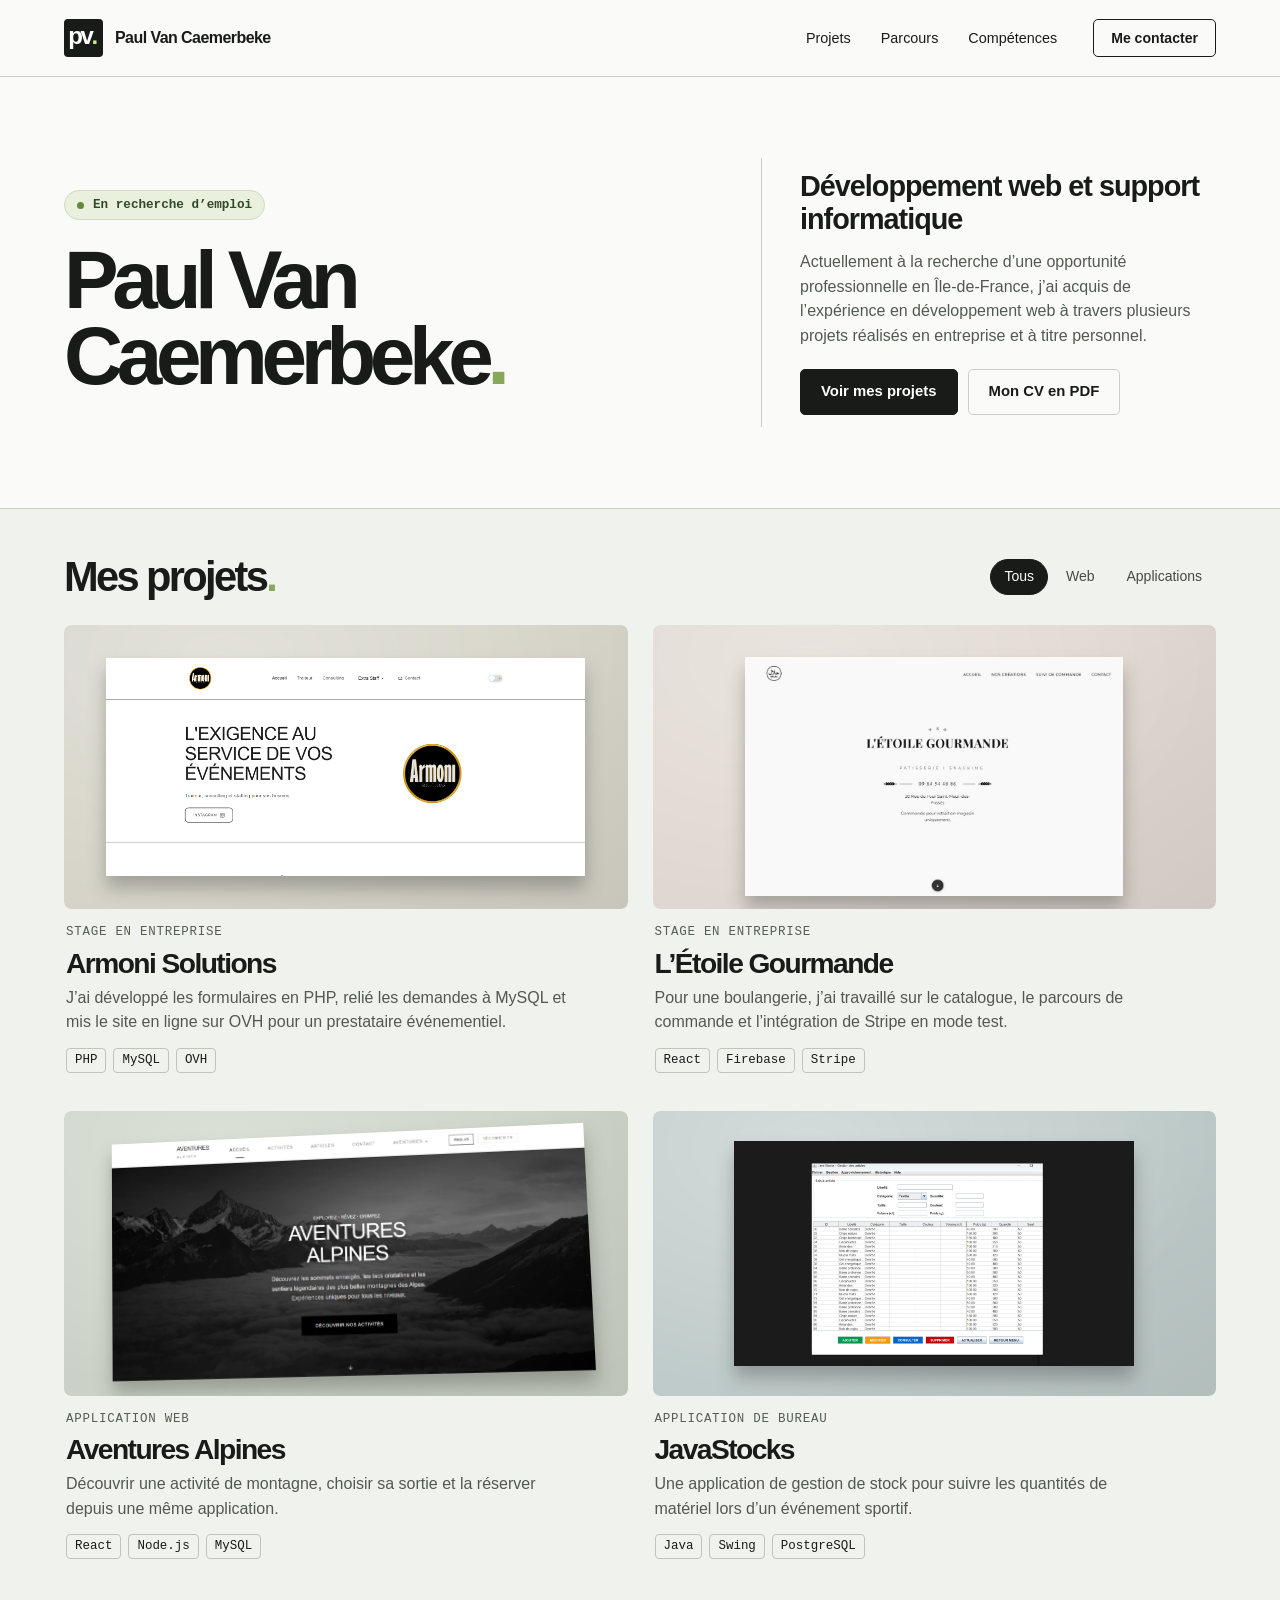
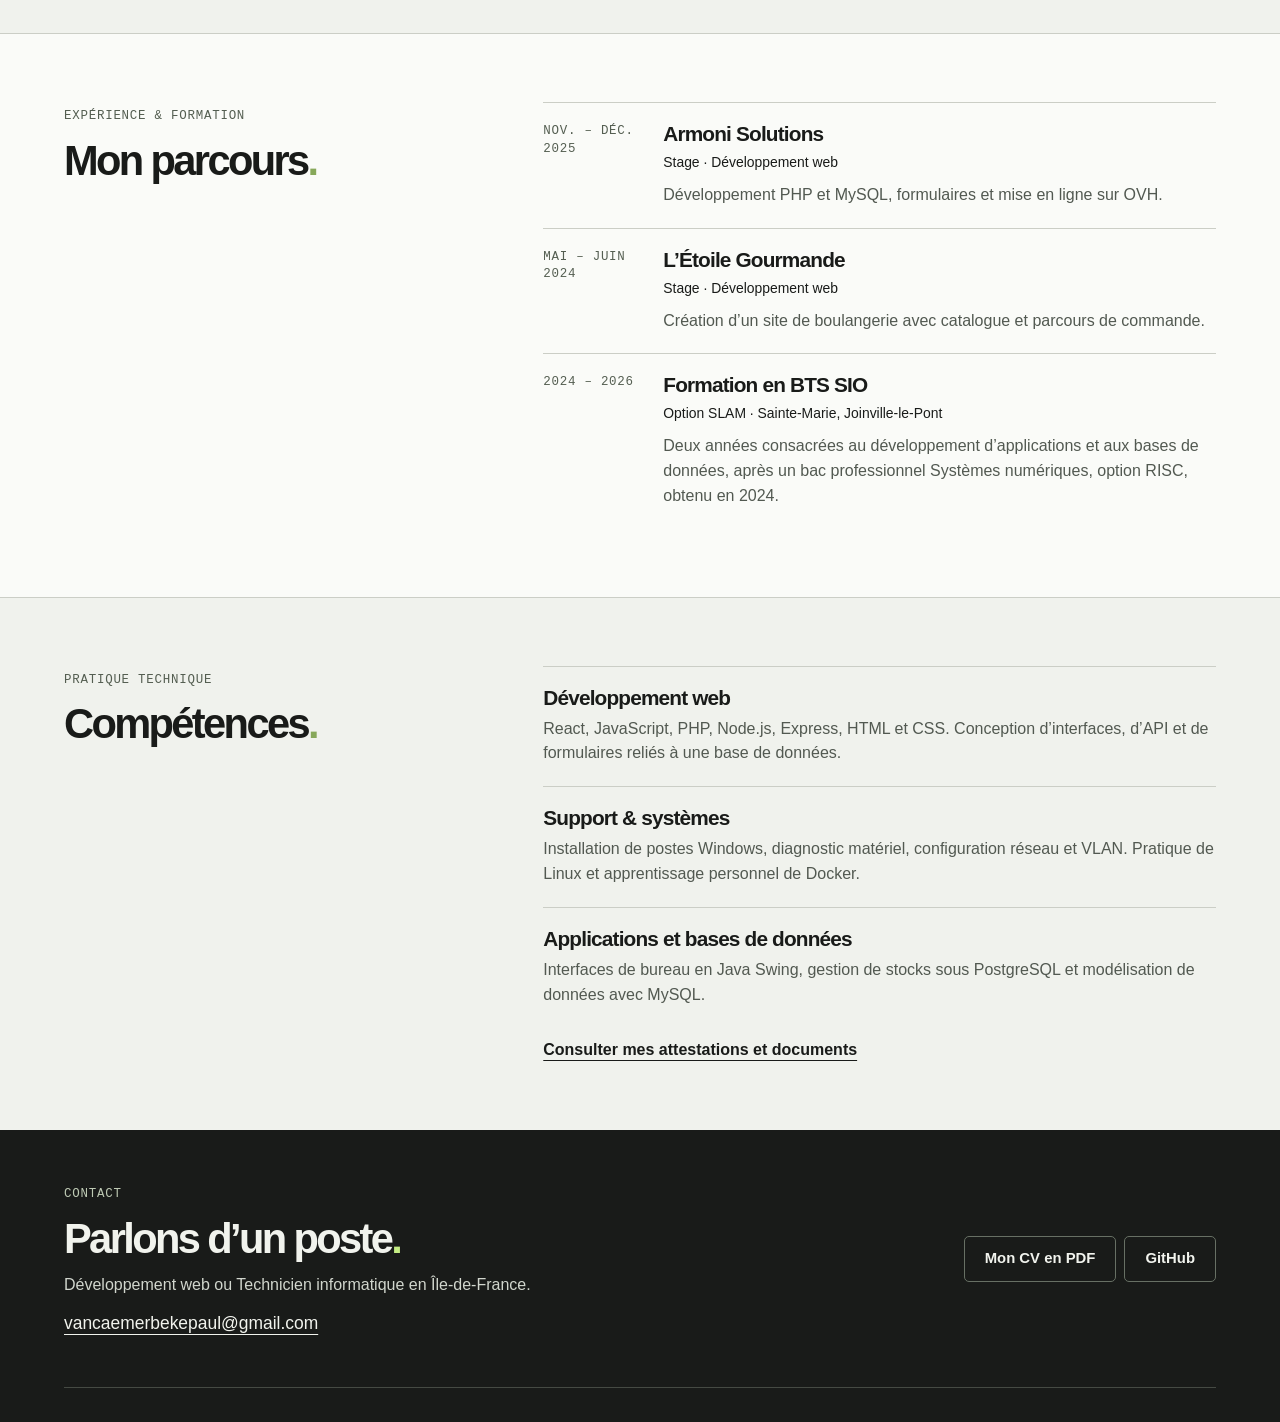
<file: index.html>
<!DOCTYPE html>
<html lang="fr">
<head>
    <meta charset="UTF-8">
    <meta name="viewport" content="width=device-width, initial-scale=1">
    <meta name="theme-color" content="#f9faf7">
    <title>Paul Van Caemerbeke | Développement web et support informatique</title>
    <meta name="description" content="Basé à Sucy-en-Brie, je recherche un poste en développement web ou en support informatique. Découvrez mes projets, mes stages et mon CV.">
    <link rel="icon" href="assets/icon.png">
    <link rel="stylesheet" href="assets/site.css?v=clair5">
    <script src="assets/site.js" defer></script>
</head>
<body>

    <!-- NAVIGATION -->
    <a class="skip" href="#main">Aller au contenu</a>
    <header>
        <div class="shell nav">
            <a href="#top" class="brand" aria-label="Paul Van Caemerbeke, accueil">
                <span class="mark">pv<span>.</span></span>
                <span>Paul Van Caemerbeke</span>
            </a>
            <nav aria-label="Navigation principale">
                <a href="#projects">Projets</a>
                <a href="#parcours">Parcours</a>
                <a href="#competences">Compétences</a>
            </nav>
            <a class="contactbtn" href="#contact">Me contacter</a>
        </div>
    </header>

    <main id="main">

        <!-- PRÉSENTATION -->
        <section id="top" class="hero hero-profile shell">
            <div class="intro">
                <div class="availability"><i></i>En recherche d’emploi</div>
                <h1>Paul Van<br>Caemerbeke<span class="period">.</span></h1>
            </div>
            <div class="hero-summary">
                <p class="role">Développement web et support informatique</p>
                <p class="bio">Actuellement à la recherche d’une opportunité professionnelle en Île-de-France, j’ai acquis de l’expérience en développement web à travers plusieurs projets réalisés en entreprise et à titre personnel.</p>
                <div class="actions">
                    <a class="btn primary" href="#projects">Voir mes projets</a>
                    <a class="btn" href="pdf/CV_PAUL_VAN_CAEMERBEKE_2026.pdf">Mon CV en PDF</a>
                </div>
            </div>
        </section>

        <!-- MES PROJETS -->
        <section class="works" id="projects">
            <div class="shell">
                <div class="works-head">
                    <h2>Mes projets<span>.</span></h2>
                    <div class="filters" aria-label="Filtrer les projets" hidden>
                        <button type="button" data-filter="Tous" aria-pressed="true">Tous</button>
                        <button type="button" data-filter="Web" aria-pressed="false">Web</button>
                        <button type="button" data-filter="Applications" aria-pressed="false">Applications</button>
                    </div>
                </div>
                <p class="sr" id="count" aria-live="polite"></p>

                <div class="grid">

                    <!-- Armoni Solutions -->
                    <article class="card" data-cat="Web">
                        <a class="cover" href="pages/Armoni_Solutions.html" aria-label="Voir le projet Armoni Solutions">
                            <div class="media screen style-armoni">
                                <img loading="lazy" src="assets/armoni-vitrine.webp" alt="Accueil du site événementiel Armoni Solutions">
                            </div>
                        </a>
                        <div class="cardbody">
                            <div class="cardtype">Stage en entreprise</div>
                            <h3><a href="pages/Armoni_Solutions.html">Armoni Solutions</a></h3>
                            <p>J’ai développé les formulaires en PHP, relié les demandes à MySQL et mis le site en ligne sur OVH pour un prestataire événementiel.</p>
                            <div class="tags">
                                <span>PHP</span>
                                <span>MySQL</span>
                                <span>OVH</span>
                            </div>
                        </div>
                    </article>

                    <!-- L'Étoile Gourmande -->
                    <article class="card" data-cat="Web">
                        <a class="cover" href="pages/Etoile_Gourmande.html" aria-label="Voir le projet L’Étoile Gourmande">
                            <div class="media screen style-etoile">
                                <img loading="lazy" src="assets/etoile-vitrine.webp" alt="Accueil du site de L’Étoile Gourmande">
                            </div>
                        </a>
                        <div class="cardbody">
                            <div class="cardtype">Stage en entreprise</div>
                            <h3><a href="pages/Etoile_Gourmande.html">L’Étoile Gourmande</a></h3>
                            <p>Pour une boulangerie, j’ai travaillé sur le catalogue, le parcours de commande et l’intégration de Stripe en mode test.</p>
                            <div class="tags">
                                <span>React</span>
                                <span>Firebase</span>
                                <span>Stripe</span>
                            </div>
                        </div>
                    </article>

                    <!-- Aventures Alpines -->
                    <article class="card" data-cat="Web">
                        <a class="cover" href="pages/Aventures_Alpines.html" aria-label="Voir le projet Aventures Alpines">
                            <div class="media screen style-alpines">
                                <img loading="lazy" src="assets/alpines.webp" alt="Accueil de la plateforme de réservation">
                            </div>
                        </a>
                        <div class="cardbody">
                            <div class="cardtype">Application web</div>
                            <h3><a href="pages/Aventures_Alpines.html">Aventures Alpines</a></h3>
                            <p>Découvrir une activité de montagne, choisir sa sortie et la réserver depuis une même application.</p>
                            <div class="tags">
                                <span>React</span>
                                <span>Node.js</span>
                                <span>MySQL</span>
                            </div>
                        </div>
                    </article>

                    <!-- JavaStocks -->
                    <article class="card" data-cat="Applications">
                        <a class="cover" href="pages/JavaStocks.html" aria-label="Voir le projet JavaStocks">
                            <div class="media screen style-stock">
                                <img loading="lazy" src="assets/stock.webp" alt="Tableau des références et quantités dans JavaStocks">
                            </div>
                        </a>
                        <div class="cardbody">
                            <div class="cardtype">Application de bureau</div>
                            <h3><a href="pages/JavaStocks.html">JavaStocks</a></h3>
                            <p>Une application de gestion de stock pour suivre les quantités de matériel lors d’un événement sportif.</p>
                            <div class="tags">
                                <span>Java</span>
                                <span>Swing</span>
                                <span>PostgreSQL</span>
                            </div>
                        </div>
                    </article>
                </div>
            </div>
        </section>

        <!-- MON PARCOURS -->
        <section id="parcours" class="shell split">
            <div>
                <span class="over">Expérience &amp; formation</span>
                <h2>Mon parcours<span>.</span></h2>
            </div>
            <div class="rows">
                <article>
                    <span class="year">Nov. – déc. 2025</span>
                    <div>
                        <h3>Armoni Solutions</h3>
                        <b>Stage · Développement web</b>
                        <p>Développement PHP et MySQL, formulaires et mise en ligne sur OVH.</p>
                    </div>
                </article>
                <article>
                    <span class="year">Mai – juin 2024</span>
                    <div>
                        <h3>L’Étoile Gourmande</h3>
                        <b>Stage · Développement web</b>
                        <p>Création d’un site de boulangerie avec catalogue et parcours de commande.</p>
                    </div>
                </article>
                <article>
                    <span class="year">2024 – 2026</span>
                    <div>
                        <h3>Formation en BTS SIO</h3>
                        <b>Option SLAM · Sainte-Marie, Joinville-le-Pont</b>
                        <p>Deux années consacrées au développement d’applications et aux bases de données, après un bac professionnel Systèmes numériques, option RISC, obtenu en 2024.</p>
                    </div>
                </article>
            </div>
        </section>

        <!-- COMPÉTENCES -->
        <section id="competences" class="skills">
            <div class="shell split">
                <div>
                    <span class="over">Pratique technique</span>
                    <h2>Compétences<span>.</span></h2>
                </div>
                <div>
                    <div class="skillrow">
                        <h3>Développement web</h3>
                        <p>React, JavaScript, PHP, Node.js, Express, HTML et CSS. Conception d’interfaces, d’API et de formulaires reliés à une base de données.</p>
                    </div>
                    <div class="skillrow">
                        <h3>Support &amp; systèmes</h3>
                        <p>Installation de postes Windows, diagnostic matériel, configuration réseau et VLAN. Pratique de Linux et apprentissage personnel de Docker.</p>
                    </div>
                    <div class="skillrow">
                        <h3>Applications et bases de données</h3>
                        <p>Interfaces de bureau en Java Swing, gestion de stocks sous PostgreSQL et modélisation de données avec MySQL.</p>
                    </div>
                    <a class="underline" href="pages/document.html">Consulter mes attestations et documents</a>
                </div>
            </div>
        </section>

    </main>

    <!-- CONTACT / FOOTER -->
    <footer id="contact">
        <div class="shell foot">
            <div>
                <span class="over">Contact</span>
                <h2>Parlons d’un poste<span>.</span></h2>
                <p>Développement web ou Technicien  informatique en Île-de-France.</p>
                <a class="email" href="mailto:vancaemerbekepaul@gmail.com">vancaemerbekepaul@gmail.com</a>
            </div>
            <div class="footlinks">
                <a class="btn on-dark" href="pdf/CV_PAUL_VAN_CAEMERBEKE_2026.pdf">Mon CV en PDF</a>
                <a class="btn on-dark" href="https://github.com/Paulhd334">GitHub</a>
            </div>
        </div>
        <div class="shell credit"></div>
    </footer>

</body>
</html>
</file>
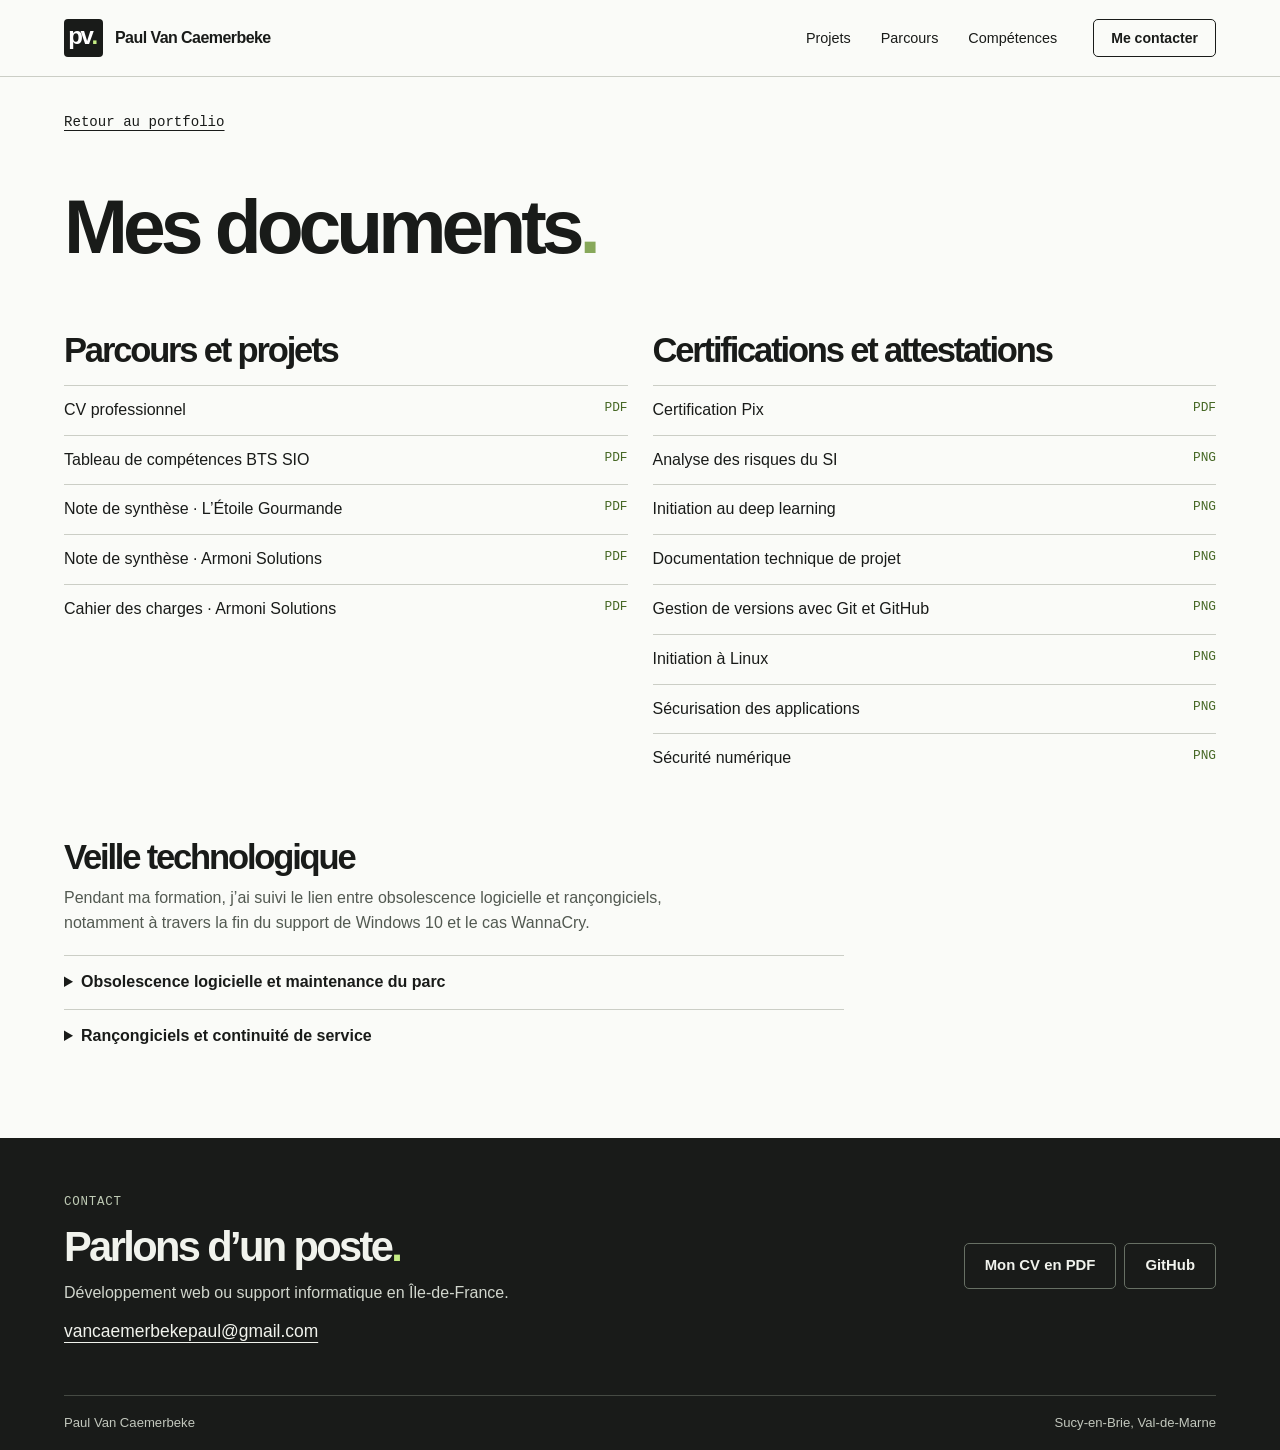
<file: documents/document.html>
<!doctype html>
<html lang="fr">
<head>
<meta charset="utf-8">
<meta name="viewport" content="width=device-width,initial-scale=1">
<meta name="theme-color" content="#f9faf7">
<title>Documents et attestations | Paul Van Caemerbeke</title>
<meta name="description" content="CV, documents de projet et attestations de formation.">
<link rel="icon" href="../assets/icon.png">
<link rel="stylesheet" href="../assets/site.css?v=clair5">
<script src="../assets/site.js" defer></script>
</head>
<body>
<a class="skip" href="#main">Aller au contenu</a><header><div class="shell nav">
<a href="../index.html#top" class="brand" aria-label="Paul Van Caemerbeke, accueil"><span class="mark">pv<span>.</span></span><span>Paul Van Caemerbeke</span></a><nav aria-label="Navigation principale"><a href="../index.html#projects">Projets</a><a href="../index.html#parcours">Parcours</a><a href="../index.html#competences">Compétences</a></nav><a class="contactbtn" href="../index.html#contact">Me contacter</a>
</div></header><main class="shell case" id="main"><a class="back" href="../index.html#competences">Retour au portfolio</a><div class="casehead"><h1>Mes documents<span>.</span>
</h1></div>
<div class="docgrid">
<section><h2>Parcours et projets</h2>
<ul class="doclist">
<li><a href="../pdf/CV_PAUL_VAN_CAEMERBEKE_2026.pdf">CV professionnel<span>PDF</span></a></li>
<li><a href="../pdf/Tableau_de_synthese_Paul_BTS_SIO.pdf">Tableau de compétences BTS SIO<span>PDF</span></a></li>
<li><a href="../pdf/Note_De_Synth%C3%A9se_Etoile_Gourmande.pdf">Note de synthèse · L’Étoile Gourmande<span>PDF</span></a></li>
<li><a href="../pdf/Note_De_Synth%C3%A9se_Armoni-solution.pdf">Note de synthèse · Armoni Solutions<span>PDF</span></a></li>
<li><a href="../pdf/Cahier_des_charges_Armoni_Solutions.pdf">Cahier des charges · Armoni Solutions<span>PDF</span></a></li>
</ul></section><section><h2>Certifications et attestations</h2>
<ul class="doclist">
<li><a href="../pdf/certification-pix.pdf">Certification Pix<span>PDF</span></a></li>
<li><a href="../pdf/Certifications/Analysez_et_gerez_des_risques_SI.png">Analyse des risques du SI<span>PNG</span></a></li>
<li><a href="../pdf/Certifications/Deep_Learning.png">Initiation au deep learning<span>PNG</span></a></li>
<li><a href="../pdf/Certifications/Ecrivez_la_documentation_technique_de_votre_projet.png">Documentation technique de projet<span>PNG</span></a></li>
<li><a href="../pdf/Certifications/GitHub.png">Gestion de versions avec Git et GitHub<span>PNG</span></a></li>
<li><a href="../pdf/Certifications/initiez_linux.png">Initiation à Linux<span>PNG</span></a></li>
<li><a href="../pdf/Certifications/securise_application.png">Sécurisation des applications<span>PNG</span></a></li>
<li><a href="../pdf/Certifications/s%C3%A9curit%C3%A9_num%C3%A9rique.png">Sécurité numérique<span>PNG</span></a></li>
</ul></section>
</div>
<section class="watch"><h2>Veille technologique</h2>
<p>Pendant ma formation, j’ai suivi le lien entre obsolescence logicielle et rançongiciels, notamment à travers la fin du support de Windows 10 et le cas WannaCry.</p>
<details><summary>Obsolescence logicielle et maintenance du parc</summary><p>J’ai étudié les conséquences de la fin du support d’un logiciel sur les postes qui en dépendent. Pour préparer une migration, j’ai distingué les postes concernés, les applications à tester et les contraintes de compatibilité.</p>
<p>Le passage de Windows 10 à Windows 11 m’a servi de cas concret pour relier le suivi des versions au travail du support informatique.</p></details><details><summary>Rançongiciels et continuité de service</summary><p>À partir du cas WannaCry, j’ai étudié ce qu’une indisponibilité des postes et des fichiers implique pour les utilisateurs. Ma veille abordait aussi la double extorsion et la différence entre restaurer des fichiers et gérer une fuite de données.</p>
<figure><img src="../assets/wannacry.webp" alt="Illustration du rançongiciel WannaCry issue du dossier de veille" loading="lazy"></figure></details></section></main><footer id="contact"><div class="shell foot">
<div>
<span class="over">Contact</span><h2>Parlons d’un poste<span>.</span>
</h2>
<p>Développement web ou support informatique en Île-de-France.</p>
<a class="email" href="mailto:vancaemerbekepaul@gmail.com">vancaemerbekepaul@gmail.com</a>
</div>
<div class="footlinks">
<a class="btn on-dark" href="../pdf/CV_PAUL_VAN_CAEMERBEKE_2026.pdf">Mon CV en PDF</a><a class="btn on-dark" href="https://github.com/Paulhd334">GitHub</a>
</div>
</div>
<div class="shell credit">
<span>Paul Van Caemerbeke</span><span>Sucy-en-Brie, Val-de-Marne</span>
</div></footer>
</body>
</html>
</file>
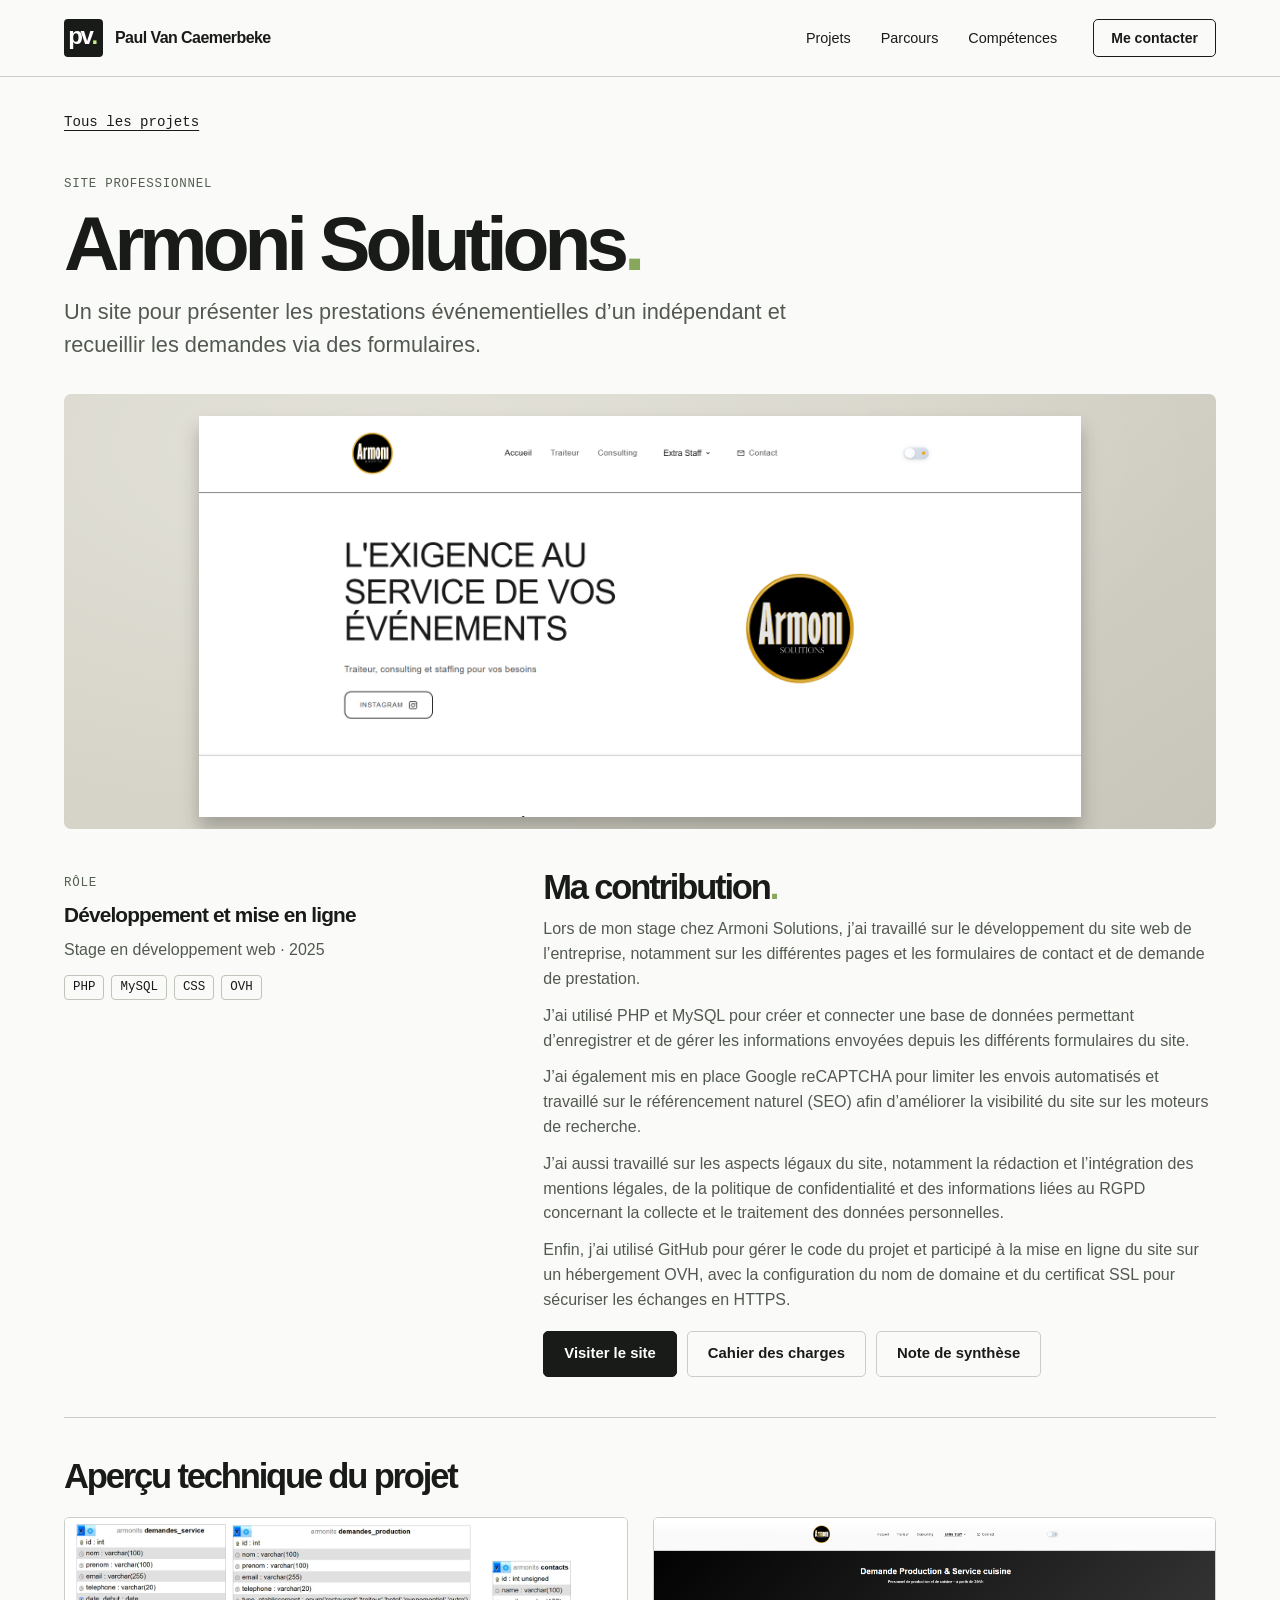
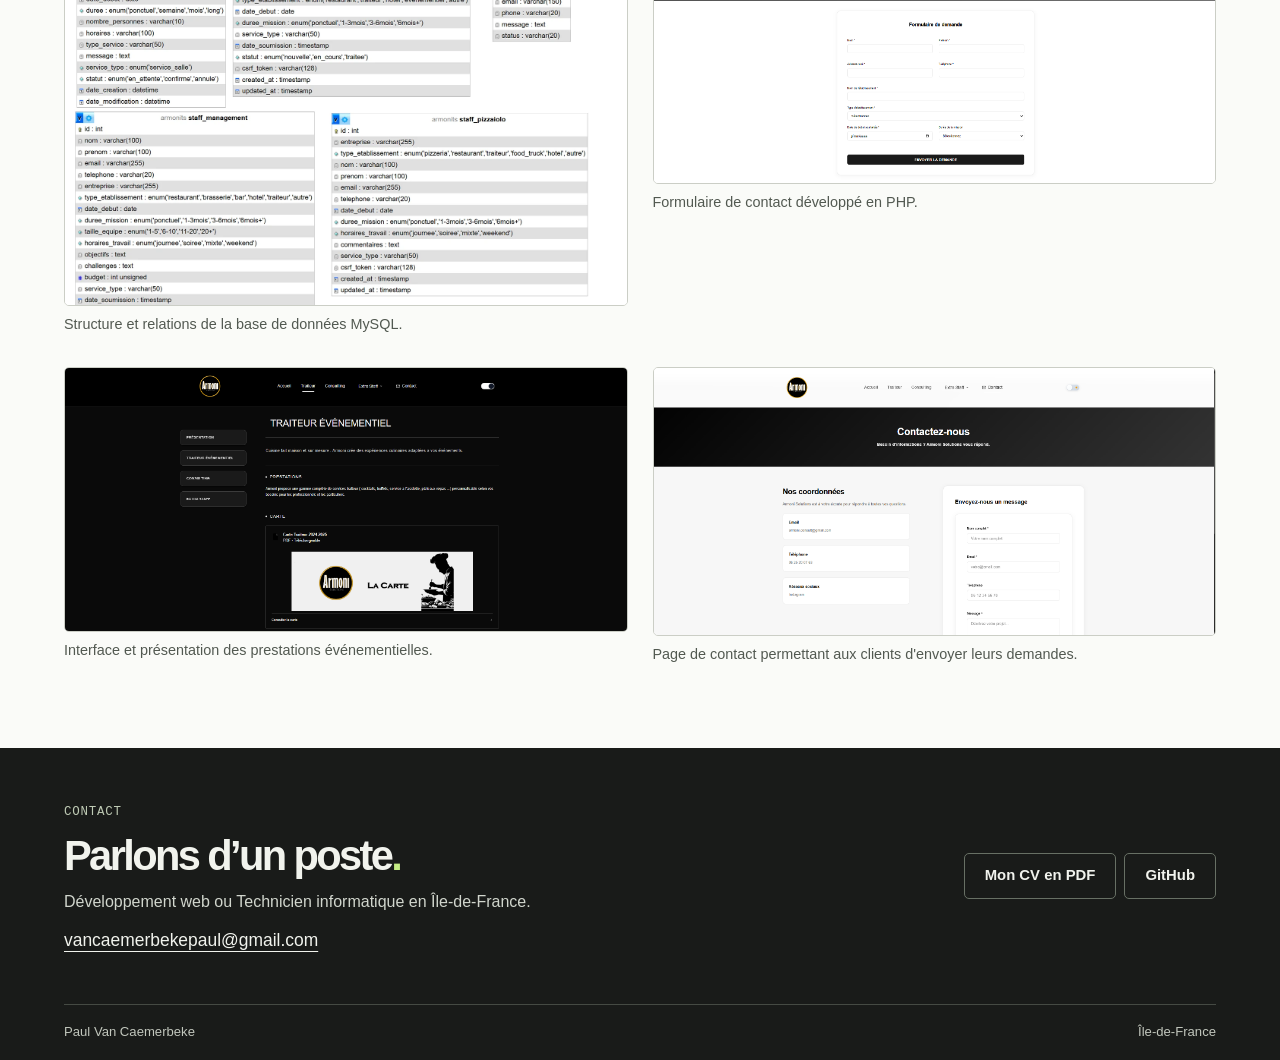
<file: pages/Armoni_Solutions.html>
<!DOCTYPE html>
<html lang="fr">
<head>
    <meta charset="UTF-8">
    <meta name="viewport" content="width=device-width, initial-scale=1">
    <meta name="theme-color" content="#f9faf7">
    <title>Armoni Solutions | Paul Van Caemerbeke</title>
    <meta name="description" content="Un site pour présenter les prestations événementielles d’un indépendant et recueillir les demandes via des formulaires.">
    <link rel="icon" href="../assets/icon.png">
    <link rel="stylesheet" href="../assets/site.css?v=clair5">
    <script src="../assets/site.js" defer></script>
</head>
<body>

    <!-- NAVIGATION -->
    <a class="skip" href="#main">Aller au contenu</a>
    <header>
        <div class="shell nav">
            <a href="../index.html#top" class="brand" aria-label="Paul Van Caemerbeke, accueil">
                <span class="mark">pv<span>.</span></span>
                <span>Paul Van Caemerbeke</span>
            </a>
            <nav aria-label="Navigation principale">
                <a href="../index.html#projects">Projets</a>
                <a href="../index.html#parcours">Parcours</a>
                <a href="../index.html#competences">Compétences</a>
            </nav>
            <a class="contactbtn" href="../index.html#contact">Me contacter</a>
        </div>
    </header>

    <!-- CONTENU PRINCIPAL -->
    <main class="shell case" id="main">
        <a class="back" href="../index.html#projects">Tous les projets</a>

        <!-- PRÉSENTATION DU PROJET -->
        <div class="casehead">
            <div class="over">Site professionnel</div>
            <h1>Armoni Solutions<span>.</span></h1>
            <p>Un site pour présenter les prestations événementielles d’un indépendant et recueillir les demandes via des formulaires.</p>
        </div>

        <!-- IMAGE PRINCIPALE -->
        <div class="media screen style-armoni">
            <img loading="lazy" src="../assets/armoni.webp" alt="Accueil du site événementiel Armoni Solutions">
        </div>

        <!-- DESCRIPTION ET CONTRIBUTION -->
        <div class="casecontent">
            <div>
                <span class="over">Rôle</span>
                <h3>Développement et mise en ligne</h3>
                <p>Stage en développement web · 2025</p>
                <div class="tags">
                    <span>PHP</span>
                    <span>MySQL</span>
                    <span>CSS</span>
                    <span>OVH</span>
                </div>
            </div>
            <div>


<h2>Ma contribution<span>.</span></h2>

<p>Lors de mon stage chez Armoni Solutions, j’ai travaillé sur le développement du site web de l’entreprise, notamment sur les différentes pages et les formulaires de contact et de demande de prestation.</p>

<p>J’ai utilisé PHP et MySQL pour créer et connecter une base de données permettant d’enregistrer et de gérer les informations envoyées depuis les différents formulaires du site.</p>

<p>J’ai également mis en place Google reCAPTCHA pour limiter les envois automatisés et travaillé sur le référencement naturel (SEO) afin d’améliorer la visibilité du site sur les moteurs de recherche.</p>

<p>J’ai aussi travaillé sur les aspects légaux du site, notamment la rédaction et l’intégration des mentions légales, de la politique de confidentialité et des informations liées au RGPD concernant la collecte et le traitement des données personnelles.</p>

<p>Enfin, j’ai utilisé GitHub pour gérer le code du projet et participé à la mise en ligne du site sur un hébergement OVH, avec la configuration du nom de domaine et du certificat SSL pour sécuriser les échanges en HTTPS.</p>


                <div class="actions">
                    <a class="btn primary" href="https://www.armoni-solutions.fr/">Visiter le site</a>
                    <a class="btn" href="../pdf/Cahier_des_charges_Armoni_Solutions.pdf">Cahier des charges</a>
                    <a class="btn" href="../pdf/Note_De_Synth%C3%A9se_Armoni-solution.pdf">Note de synthèse</a>
                </div>
            </div>
        </div>

        <!-- GALERIE DU PROJET -->
        <section class="gallery">
            <h2>Aperçu technique du projet</h2>
            <div class="gallery-grid">

                <!-- Image 1 : Base de données -->
                <figure>
                    <a href="../assets/armoni-modele.webp" target="_blank" rel="noopener noreferrer">
                        <img src="../assets/armoni-modele.webp" alt="Schéma de la base de données Armoni Solutions" loading="lazy">
                    </a>
                    <figcaption>Structure et relations de la base de données MySQL.</figcaption>
                </figure>

                <!-- Image 2 : Formulaire -->
<!-- Image 2 : Formulaire -->
<figure>
    <a href="../assets/Armoni-Solutions/Formulaire.webp" target="_blank" rel="noopener noreferrer">
        <img src="../assets/Armoni-Solutions/Formulaire.webp" alt="Formulaire de contact Armoni Solutions" loading="lazy">
    </a>
    <figcaption>Formulaire de contact développé en PHP.</figcaption>
</figure>

                <!-- Image 3 : Interface -->
                <figure>
                    <a href="../assets/Armoni-Solutions/Traiteur_Événementiel.webp" target="_blank" rel="noopener noreferrer">
                        <img src="../assets/Armoni-Solutions/Traiteur_Événementiel.webp" alt="Interface du site Armoni Solutions" loading="lazy">
                    </a>
                    <figcaption>Interface et présentation des prestations événementielles.</figcaption>
                </figure>


                <!-- Image 4 : Formulaire de contact -->
<figure>
    <a href="../assets/Armoni-Solutions/formulaire_contact.webp" target="_blank" rel="noopener noreferrer">
        <img src="../assets/Armoni-Solutions/formulaire_contact.webp" alt="Page de contact Armoni Solutions" loading="lazy">
    </a>
    <figcaption>Page de contact permettant aux clients d'envoyer leurs demandes.</figcaption>
</figure>

            </div>
        </section>
    </main>

    <!-- FOOTER -->
    <footer id="contact">
        <div class="shell foot">
            <div>
                <span class="over">Contact</span>
                <h2>Parlons d’un poste<span>.</span></h2>
                <p>Développement web ou Technicien informatique en Île-de-France.</p>
                <a class="email" href="mailto:vancaemerbekepaul@gmail.com">vancaemerbekepaul@gmail.com</a>
            </div>
            <div class="footlinks">
                <a class="btn on-dark" href="../pdf/CV_PAUL_VAN_CAEMERBEKE_2026.pdf">Mon CV en PDF</a>
                <a class="btn on-dark" href="https://github.com/Paulhd334">GitHub</a>
            </div>
        </div>
        <div class="shell credit">
            <span>Paul Van Caemerbeke</span>
            <span>Île-de-France</span>
        </div>
    </footer>

</body>
</html>
</file>
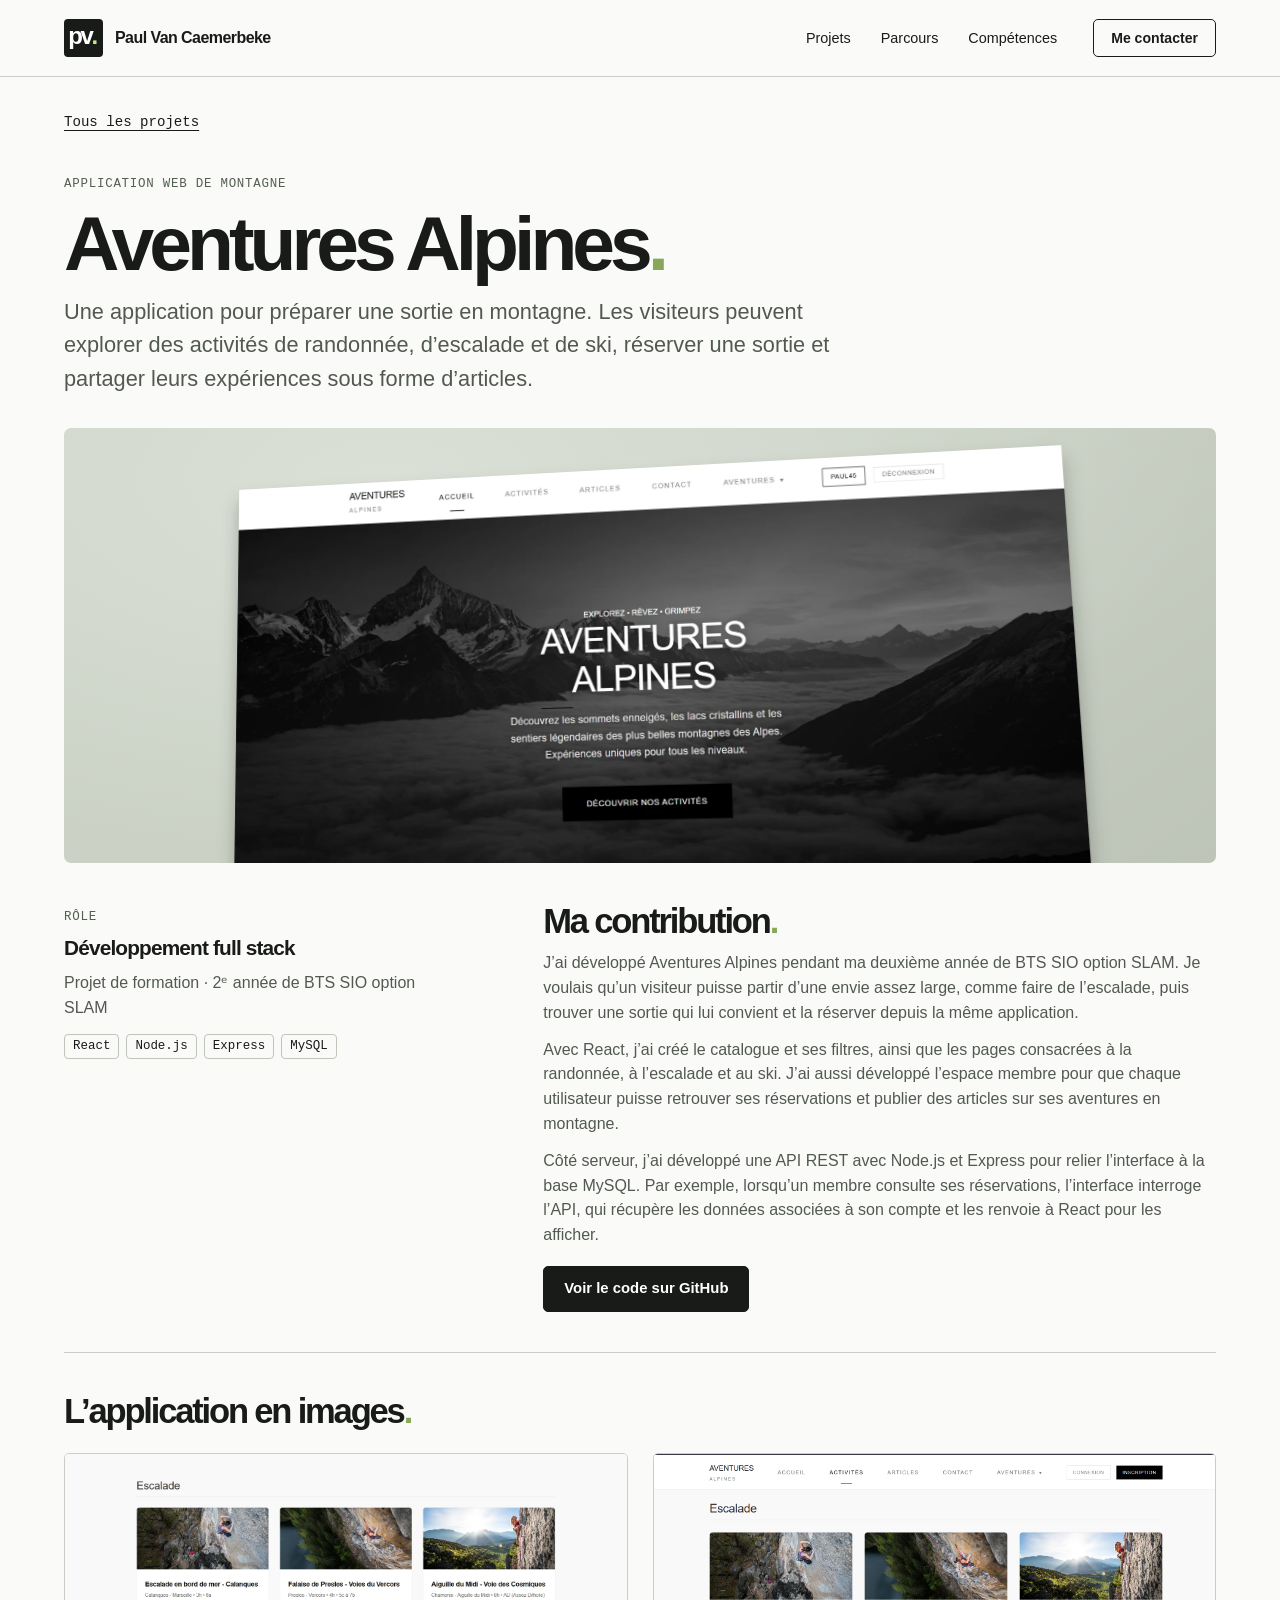
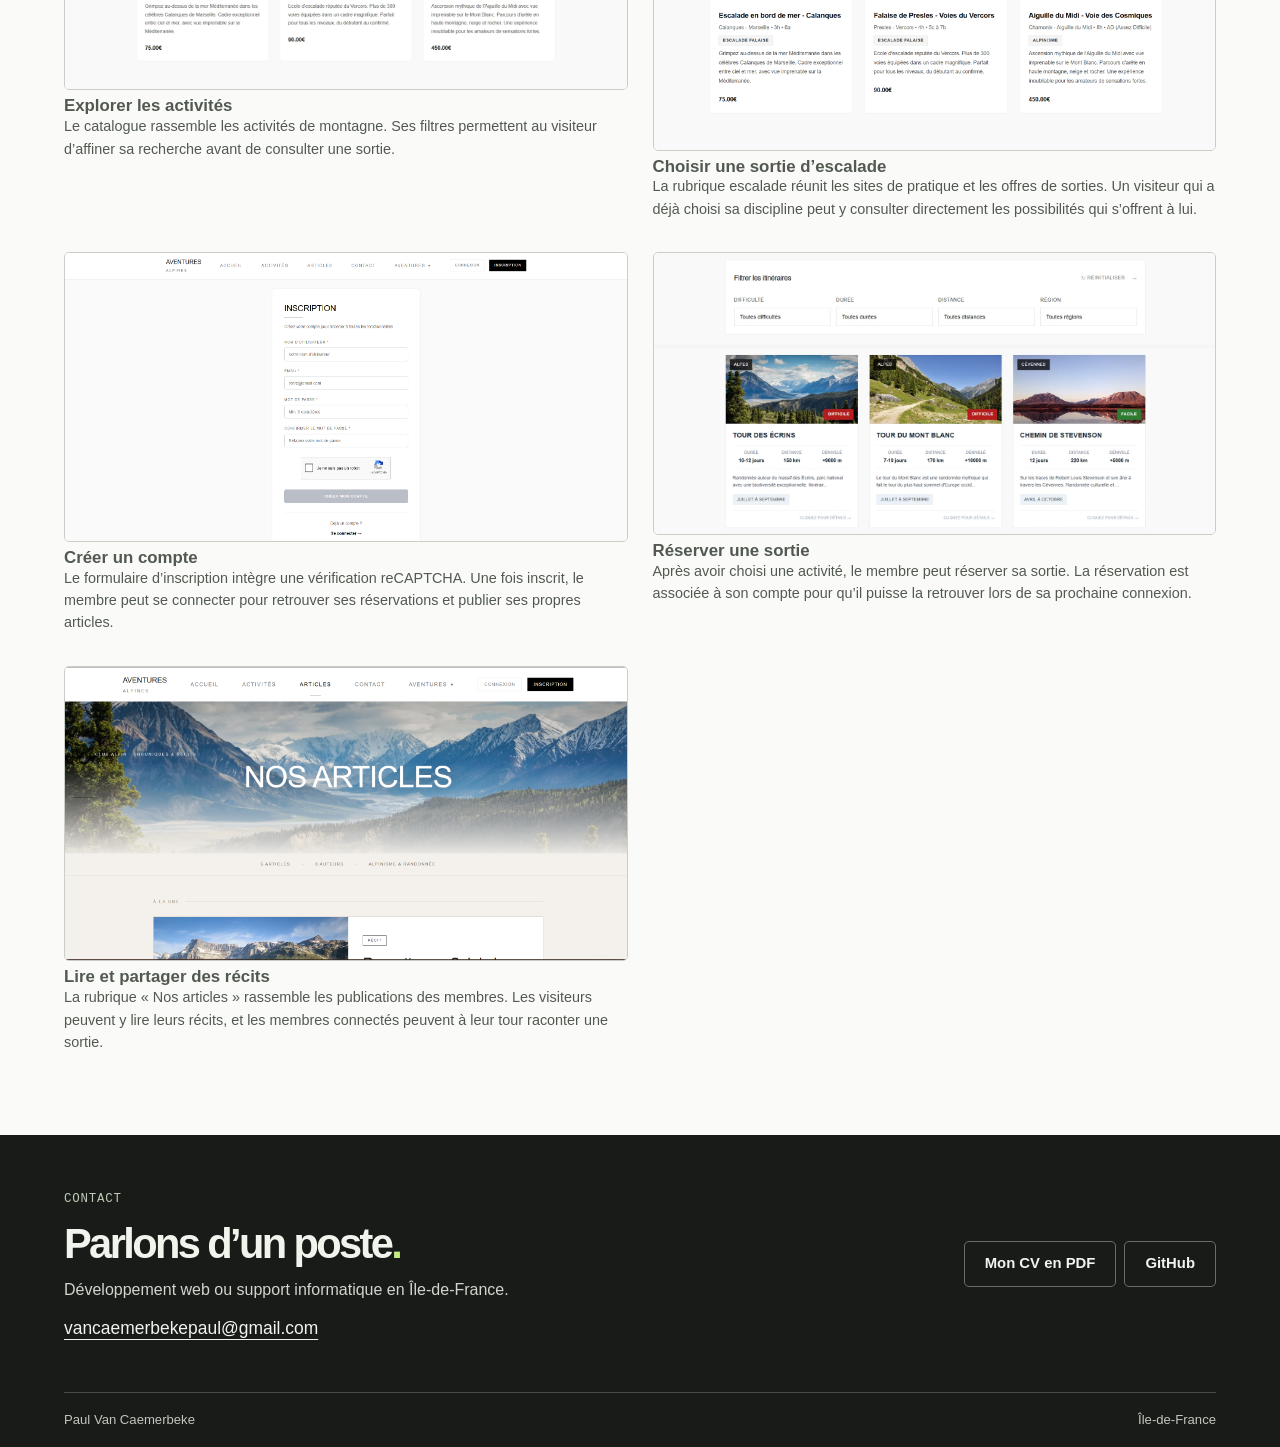
<file: pages/Aventures_Alpines.html>
<!doctype html>
<html lang="fr">
<head>
    <meta charset="utf-8">
    <meta name="viewport" content="width=device-width, initial-scale=1">
    <meta name="theme-color" content="#f9faf7">

    <title>Aventures Alpines | Paul Van Caemerbeke</title>
    <meta name="description" content="Aventures Alpines, une application de découverte et de réservation d’activités en montagne développée avec React, Express et MySQL en deuxième année de BTS SIO option SLAM.">

    <link rel="icon" href="../assets/icon.png">
    <link rel="stylesheet" href="../assets/site.css?v=clair5">
    <script src="../assets/site.js" defer></script>
</head>
<body>
    <a class="skip" href="#main">Aller au contenu</a>

    <header>
        <div class="shell nav">
            <a class="brand" href="../index.html#top" aria-label="Paul Van Caemerbeke, accueil">
                <span class="mark">pv<span>.</span></span>
                <span>Paul Van Caemerbeke</span>
            </a>

            <nav aria-label="Navigation principale">
                <a href="../index.html#projects">Projets</a>
                <a href="../index.html#parcours">Parcours</a>
                <a href="../index.html#competences">Compétences</a>
            </nav>

            <a class="contactbtn" href="../index.html#contact">Me contacter</a>
        </div>
    </header>

    <main class="shell case" id="main">
        <a class="back" href="../index.html#projects">Tous les projets</a>

        <div class="casehead">
            <div class="over">Application web de montagne</div>
            <h1>Aventures Alpines<span>.</span></h1>
            <p>
                Une application pour préparer une sortie en montagne. Les visiteurs peuvent
                explorer des activités de randonnée, d’escalade et de ski, réserver une sortie
                et partager leurs expériences sous forme d’articles.
            </p>
        </div>

        <div class="media screen style-alpines">
            <img src="../assets/alpines.webp"
                 alt="Page d’accueil de l’application Aventures Alpines">
        </div>

        <div class="casecontent">
            <div>
                <span class="over">Rôle</span>
                <h3>Développement full stack</h3>
                <p>Projet de formation · 2ᵉ année de BTS SIO option SLAM</p>

                <div class="tags">
                    <span>React</span>
                    <span>Node.js</span>
                    <span>Express</span>
                    <span>MySQL</span>
                </div>
            </div>

            <div>
                <h2>Ma contribution<span>.</span></h2>

                <p>
                    J’ai développé Aventures Alpines pendant ma deuxième année de BTS SIO
                    option SLAM. Je voulais qu’un visiteur puisse partir d’une envie assez
                    large, comme faire de l’escalade, puis trouver une sortie qui lui
                    convient et la réserver depuis la même application.
                </p>

                <p>
                    Avec React, j’ai créé le catalogue et ses filtres, ainsi que les pages
                    consacrées à la randonnée, à l’escalade et au ski. J’ai aussi développé
                    l’espace membre pour que chaque utilisateur puisse retrouver ses
                    réservations et publier des articles sur ses aventures en montagne.
                </p>

                <p>
                    Côté serveur, j’ai développé une API REST avec Node.js et Express pour
                    relier l’interface à la base MySQL. Par exemple, lorsqu’un membre
                    consulte ses réservations, l’interface interroge l’API, qui récupère
                    les données associées à son compte et les renvoie à React pour les afficher.
                </p>

                <div class="actions">
                    <a class="btn primary"
                       href="https://github.com/Paulhd334/aventures-alpines"
                       target="_blank"
                       rel="noopener noreferrer">Voir le code sur GitHub</a>
                </div>
            </div>
        </div>

        <section class="gallery" aria-labelledby="gallery-title">
            <h2 id="gallery-title">L’application en images<span>.</span></h2>

            <div class="gallery-grid">
                <article>
                    <figure>
                        <a href="../assets/Aventures_Alpines/activites.webp"
                           target="_blank" rel="noopener noreferrer">
                            <img src="../assets/Aventures_Alpines/activites.webp"
                                 alt="Catalogue des activités de montagne sur Aventures Alpines"
                                 loading="lazy">
                        </a>
                        <figcaption>
                            <h3>Explorer les activités</h3>
                            <p>
                                Le catalogue rassemble les activités de montagne.
                                Ses filtres permettent au visiteur d’affiner sa recherche
                                avant de consulter une sortie.
                            </p>
                        </figcaption>
                    </figure>
                </article>

                <article>
                    <figure>
                        <a href="../assets/Aventures_Alpines/Aventure_Alpine_Escalade.webp"
                           target="_blank" rel="noopener noreferrer">
                            <img src="../assets/Aventures_Alpines/Aventure_Alpine_Escalade.webp"
                                 alt="Page consacrée aux sorties d’escalade"
                                 loading="lazy">
                        </a>
                        <figcaption>
                            <h3>Choisir une sortie d’escalade</h3>
                            <p>
                                La rubrique escalade réunit les sites de pratique et les
                                offres de sorties. Un visiteur qui a déjà choisi sa discipline
                                peut y consulter directement les possibilités qui s’offrent à lui.
                            </p>
                        </figcaption>
                    </figure>
                </article>

                <article>
                    <figure>
                        <a href="../assets/Aventures_Alpines/Inscription_Captcha.webp"
                           target="_blank" rel="noopener noreferrer">
                            <img src="../assets/Aventures_Alpines/Inscription_Captcha.webp"
                                 alt="Formulaire d’inscription avec la vérification reCAPTCHA"
                                 loading="lazy">
                        </a>
                        <figcaption>
                            <h3>Créer un compte</h3>
                            <p>
                                Le formulaire d’inscription intègre une vérification reCAPTCHA.
                                Une fois inscrit, le membre peut se connecter pour retrouver
                                ses réservations et publier ses propres articles.
                            </p>
                        </figcaption>
                    </figure>
                </article>

                <article>
                    <figure>
                        <a href="../assets/Aventures_Alpines/reservations.webp"
                           target="_blank" rel="noopener noreferrer">
                            <img src="../assets/Aventures_Alpines/reservations.webp"
                                 alt="Interface de réservation des sorties en montagne"
                                 loading="lazy">
                        </a>
                        <figcaption>
                            <h3>Réserver une sortie</h3>
                            <p>
                                Après avoir choisi une activité, le membre peut réserver
                                sa sortie. La réservation est associée à son compte pour
                                qu’il puisse la retrouver lors de sa prochaine connexion.
                            </p>
                        </figcaption>
                    </figure>
                </article>

                <article>
                    <figure>
                        <a href="../assets/Aventures_Alpines/Nos_Articles.webp"
                           target="_blank" rel="noopener noreferrer">
                            <img src="../assets/Aventures_Alpines/Nos_Articles.webp"
                                 alt="Page Nos articles présentant les publications des membres"
                                 loading="lazy">
                        </a>
                        <figcaption>
                            <h3>Lire et partager des récits</h3>
                            <p>
                                La rubrique « Nos articles » rassemble les publications des
                                membres. Les visiteurs peuvent y lire leurs récits, et les
                                membres connectés peuvent à leur tour raconter une sortie.
                            </p>
                        </figcaption>
                    </figure>
                </article>
            </div>
        </section>
    </main>

    <footer id="contact">
        <div class="shell foot">
            <div>
                <span class="over">Contact</span>
                <h2>Parlons d’un poste<span>.</span></h2>
                <p>Développement web ou support informatique en Île-de-France.</p>
                <a class="email" href="mailto:vancaemerbekepaul@gmail.com">
                    vancaemerbekepaul@gmail.com
                </a>
            </div>

            <div class="footlinks">
                <a class="btn on-dark" href="../pdf/CV_PAUL_VAN_CAEMERBEKE_2026.pdf">
                    Mon CV en PDF
                </a>
                <a class="btn on-dark" href="https://github.com/Paulhd334">GitHub</a>
            </div>
        </div>

        <div class="shell credit">
            <span>Paul Van Caemerbeke</span>
            <span>Île-de-France</span>
        </div>
    </footer>
</body>
</html>
</file>
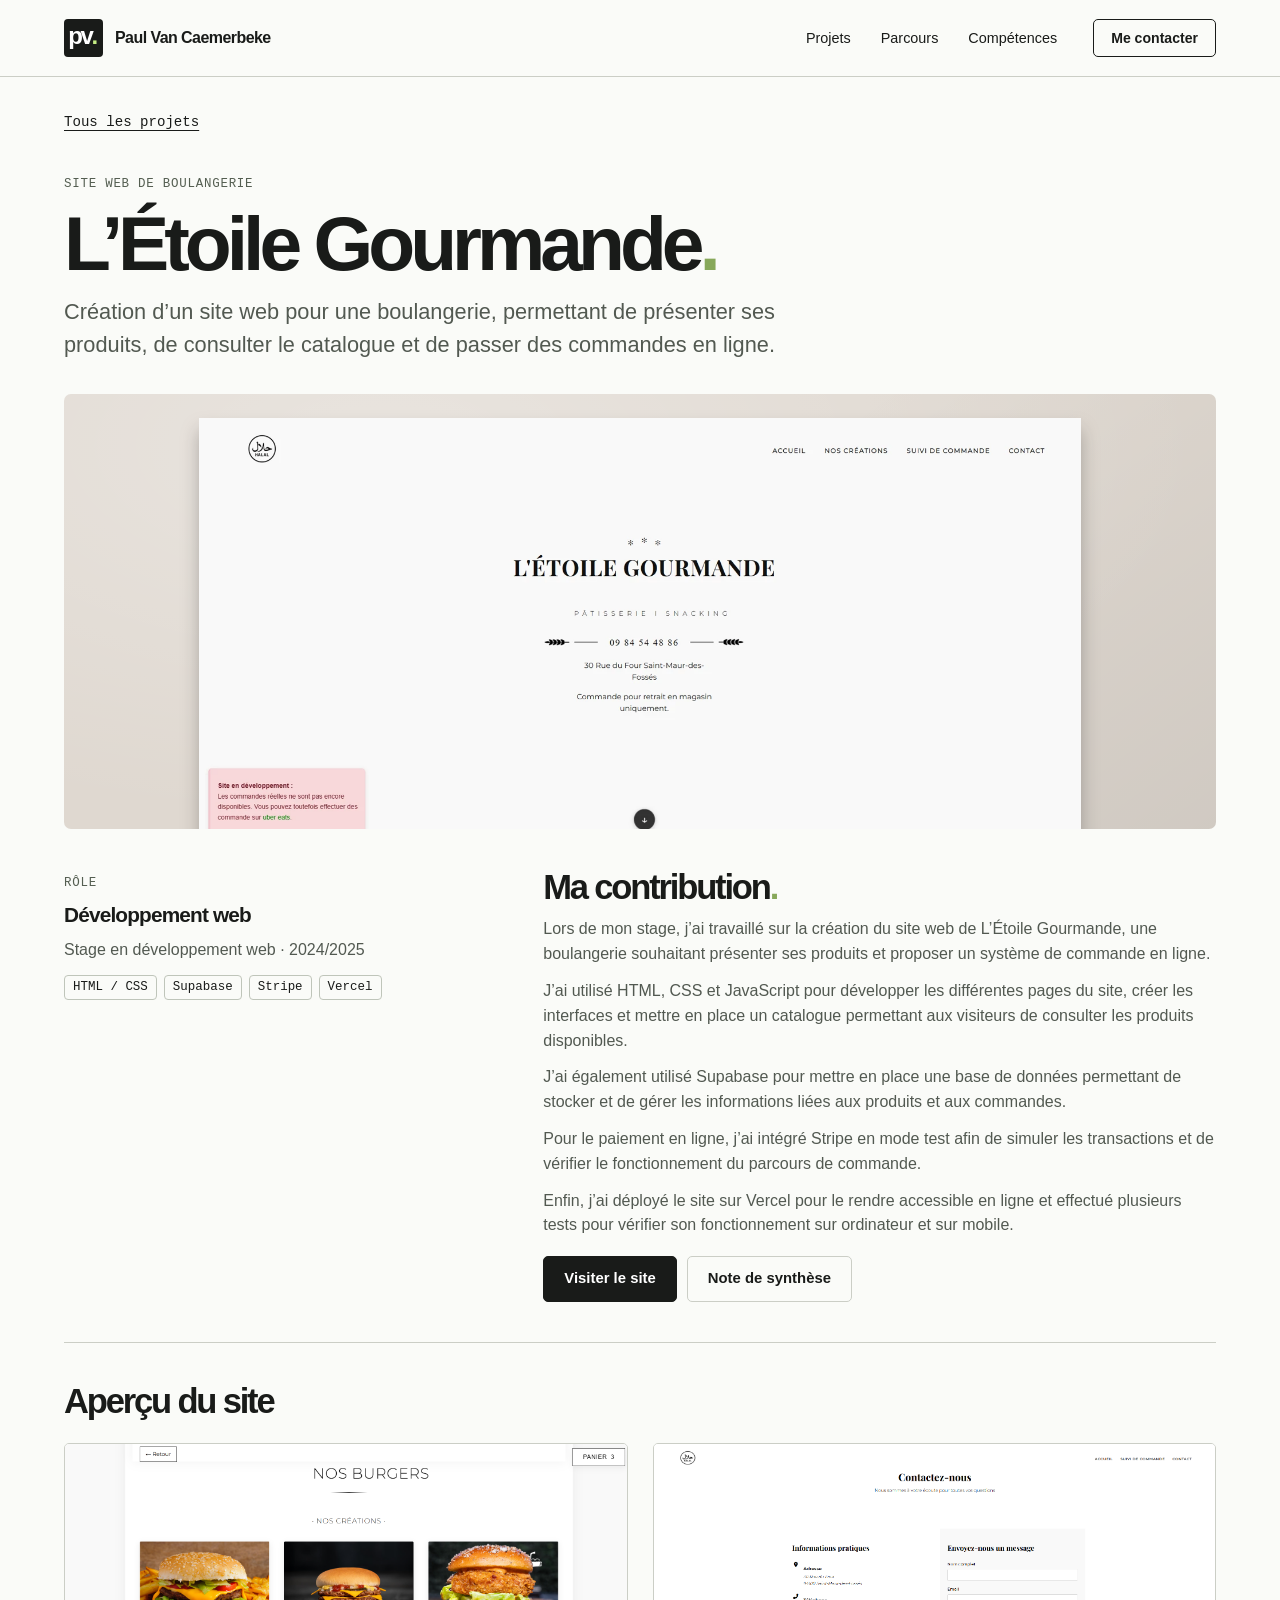
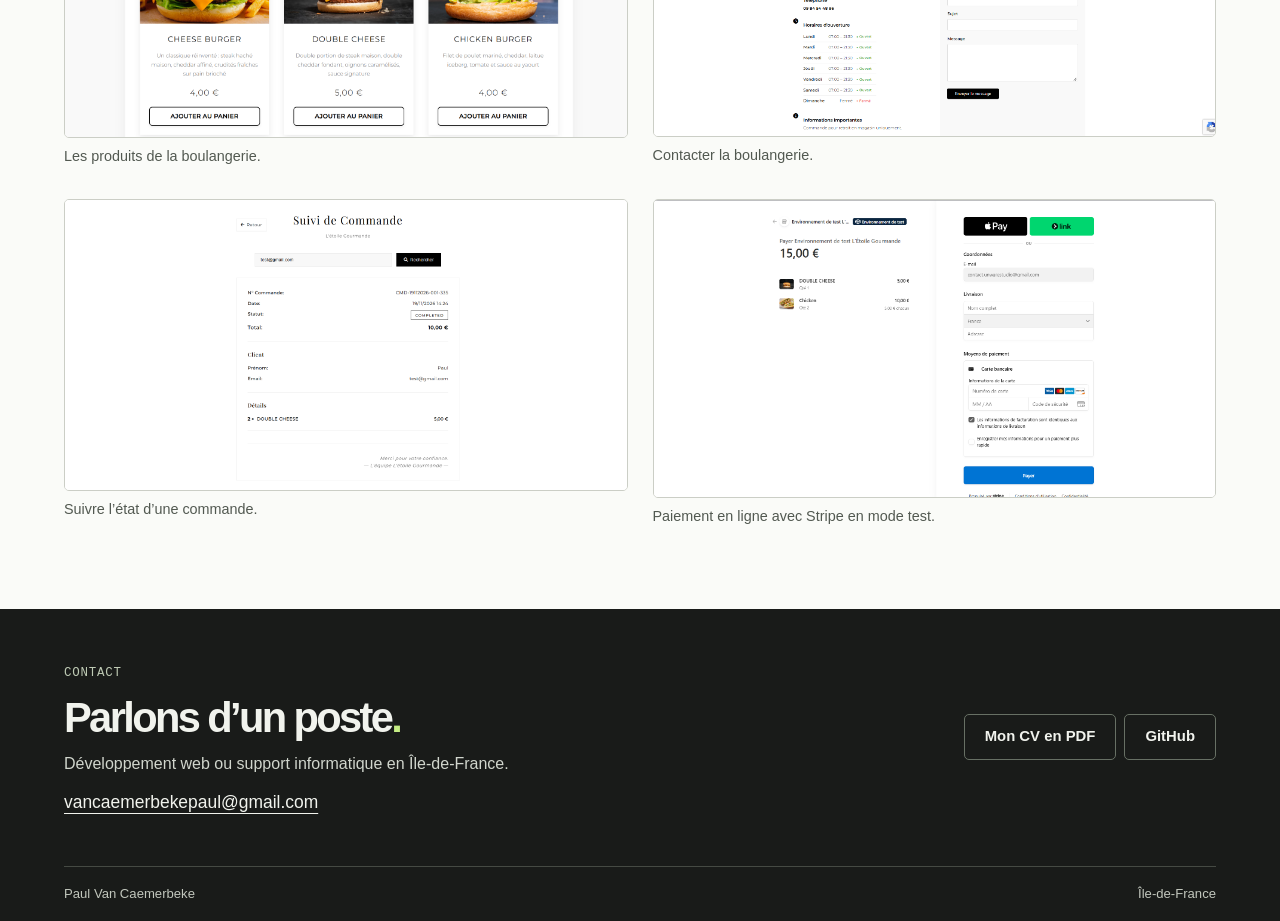
<file: pages/Etoile_Gourmande.html>
<!DOCTYPE html>
<html lang="fr">
<head>
    <meta charset="UTF-8">
    <meta name="viewport" content="width=device-width, initial-scale=1">
    <meta name="theme-color" content="#f9faf7">
    <title>L’Étoile Gourmande | Paul Van Caemerbeke</title>
    <meta name="description" content="Découvrez mon projet de site web pour une boulangerie, développé avec React, HTML, CSS avec intégration de Stripe et déploiement sur Vercel.">
    <link rel="icon" href="../assets/icon.png">
    <link rel="stylesheet" href="../assets/site.css?v=clair5">
    <script src="../assets/site.js" defer></script>
</head>
<body>

    <!-- NAVIGATION -->
    <a class="skip" href="#main">Aller au contenu</a>

    <header>
        <div class="shell nav">
            <a href="../index.html#top" class="brand" aria-label="Paul Van Caemerbeke, accueil">
                <span class="mark">pv<span>.</span></span>
                <span>Paul Van Caemerbeke</span>
            </a>

            <nav aria-label="Navigation principale">
                <a href="../index.html#projects">Projets</a>
                <a href="../index.html#parcours">Parcours</a>
                <a href="../index.html#competences">Compétences</a>
            </nav>

            <a class="contactbtn" href="../index.html#contact">Me contacter</a>
        </div>
    </header>

    <!-- CONTENU PRINCIPAL -->
    <main class="shell case" id="main">
        <a class="back" href="../index.html#projects">Tous les projets</a>

        <!-- PRÉSENTATION DU PROJET -->
        <div class="casehead">
            <div class="over">Site web de boulangerie</div>
            <h1>L’Étoile Gourmande<span>.</span></h1>
            <p>Création d’un site web pour une boulangerie, permettant de présenter ses produits, de consulter le catalogue et de passer des commandes en ligne.</p>
        </div>

        <!-- IMAGE PRINCIPALE -->
        <div class="media screen style-etoile">
            <img src="../assets/etoile.webp"
                 alt="Page d’accueil du site L’Étoile Gourmande"
                 loading="lazy">
        </div>

        <!-- DESCRIPTION ET CONTRIBUTION -->
        <div class="casecontent">
            <div>
                <span class="over">Rôle</span>
                <h3>Développement web</h3>
                <p>Stage en développement web · 2024/2025</p>

                <div class="tags">
                    <span>HTML / CSS</span>
                    <span>Supabase</span>
                    <span>Stripe</span>
                    <span>Vercel</span>
                </div>
            </div>

            <div>
                <h2>Ma contribution<span>.</span></h2>

                <p>Lors de mon stage, j’ai travaillé sur la création du site web de L’Étoile Gourmande, une boulangerie souhaitant présenter ses produits et proposer un système de commande en ligne.</p>

                <p>J’ai utilisé HTML, CSS et JavaScript pour développer les différentes pages du site, créer les interfaces et mettre en place un catalogue permettant aux visiteurs de consulter les produits disponibles.</p>

                <p>J’ai également utilisé Supabase pour mettre en place une base de données permettant de stocker et de gérer les informations liées aux produits et aux commandes.</p>

                <p>Pour le paiement en ligne, j’ai intégré Stripe en mode test afin de simuler les transactions et de vérifier le fonctionnement du parcours de commande.</p>

                <p>Enfin, j’ai déployé le site sur Vercel pour le rendre accessible en ligne et effectué plusieurs tests pour vérifier son fonctionnement sur ordinateur et sur mobile.</p>

                <div class="actions">
                    <a class="btn primary"
                       href="https://etoile-gourmande-one.vercel.app/"
                       target="_blank"
                       rel="noopener noreferrer">Visiter le site</a>

                    <a class="btn" href="../pdf/Note_De_Synth%C3%A9se_Etoile_Gourmande.pdf">Note de synthèse</a>
                </div>
            </div>
        </div>

        <!-- GALERIE DU PROJET -->
        <section class="gallery">
            <h2>Aperçu du site</h2>

            <div class="gallery-grid">
                <!-- Produits -->
                <figure>
                    <a href="../assets/Etoile-Gourmande/Produits_EtoileGourmande.webp"
                       target="_blank" rel="noopener noreferrer">
                        <img src="../assets/Etoile-Gourmande/Produits_EtoileGourmande.webp"
                             alt="Catalogue des produits de L’Étoile Gourmande"
                             loading="lazy">
                    </a>
                    <figcaption>Les produits de la boulangerie.</figcaption>
                </figure>

                <!-- Formulaire de contact -->
                <figure>
                    <a href="../assets/Etoile-Gourmande/Formulaire_Contact.webp"
                       target="_blank" rel="noopener noreferrer">
                        <img src="../assets/Etoile-Gourmande/Formulaire_Contact.webp"
                             alt="Formulaire de contact de la boulangerie"
                             loading="lazy">
                    </a>
                    <figcaption>Contacter la boulangerie.</figcaption>
                </figure>

                <!-- Suivi de commande -->
                <figure>
                    <a href="../assets/Etoile-Gourmande/Suivi_commande.webp"
                       target="_blank" rel="noopener noreferrer">
                        <img src="../assets/Etoile-Gourmande/Suivi_commande.webp"
                             alt="Page de suivi d’une commande en ligne"
                             loading="lazy">
                    </a>
                    <figcaption>Suivre l’état d’une commande.</figcaption>
                </figure>

                <!-- Paiement Stripe -->
                <figure>
                    <a href="../assets/Etoile-Gourmande/Stripe_Formulaire_payment.webp"
                       target="_blank" rel="noopener noreferrer">
                        <img src="../assets/Etoile-Gourmande/Stripe_Formulaire_payment.webp"
                             alt="Formulaire de paiement Stripe en mode test"
                             loading="lazy">
                    </a>
                    <figcaption>Paiement en ligne avec Stripe en mode test.</figcaption>
                </figure>
            </div>
        </section>
    </main>

    <!-- FOOTER -->
    <footer id="contact">
        <div class="shell foot">
            <div>
                <span class="over">Contact</span>
                <h2>Parlons d’un poste<span>.</span></h2>
                <p>Développement web ou support informatique en Île-de-France.</p>
                <a class="email" href="mailto:vancaemerbekepaul@gmail.com">vancaemerbekepaul@gmail.com</a>
            </div>

            <div class="footlinks">
                <a class="btn on-dark" href="../pdf/CV_PAUL_VAN_CAEMERBEKE_2026.pdf">Mon CV en PDF</a>
                <a class="btn on-dark" href="https://github.com/Paulhd334">GitHub</a>
            </div>
        </div>

        <div class="shell credit">
            <span>Paul Van Caemerbeke</span>
            <span>Île-de-France</span>
        </div>
    </footer>

</body>
</html>
</file>
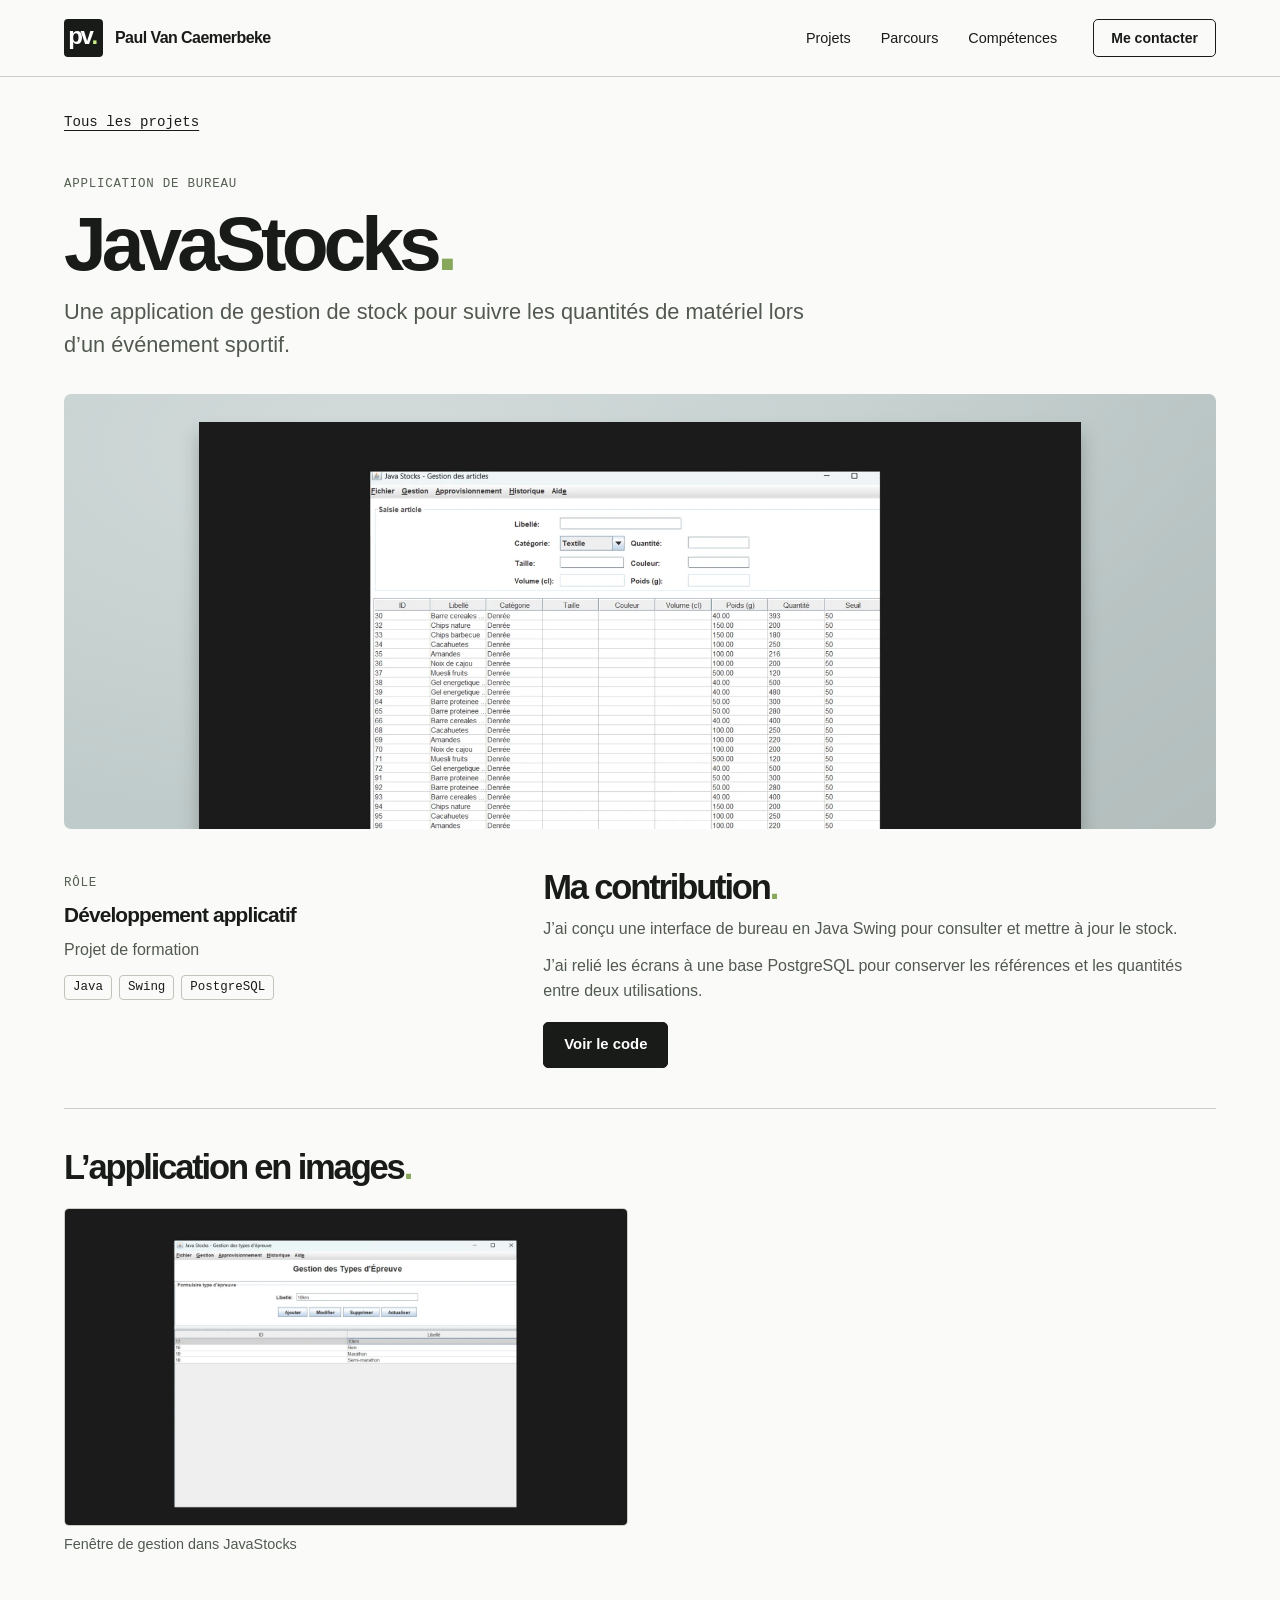
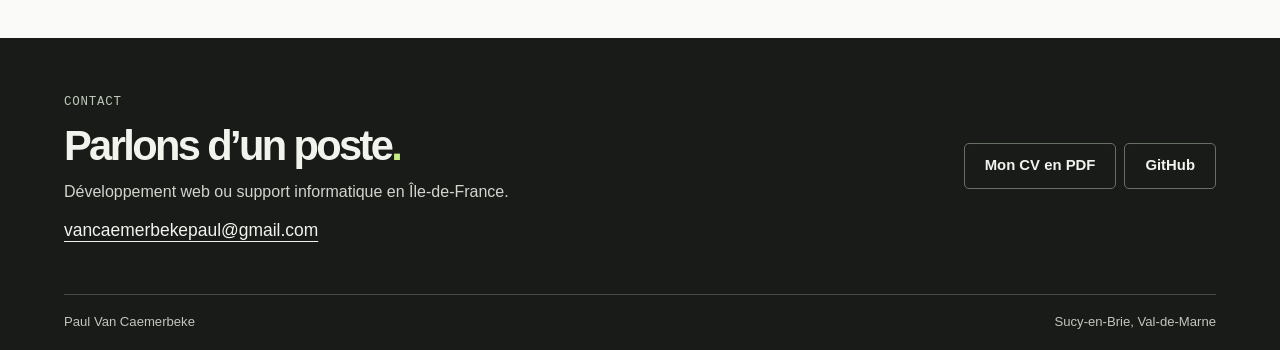
<file: pages/JavaStocks.html>
<!doctype html>
<html lang="fr">
<head>
<meta charset="utf-8">
<meta name="viewport" content="width=device-width,initial-scale=1">
<meta name="theme-color" content="#f9faf7">
<title>JavaStocks | Paul Van Caemerbeke</title>
<meta name="description" content="Une application de gestion de stock pour suivre les quantités de matériel lors d’un événement sportif.">
<link rel="icon" href="../assets/icon.png">
<link rel="stylesheet" href="../assets/site.css?v=clair5">
<script src="../assets/site.js" defer></script>
</head>
<body>
<a class="skip" href="#main">Aller au contenu</a><header><div class="shell nav">
<a href="../index.html#top" class="brand" aria-label="Paul Van Caemerbeke, accueil"><span class="mark">pv<span>.</span></span><span>Paul Van Caemerbeke</span></a><nav aria-label="Navigation principale"><a href="../index.html#projects">Projets</a><a href="../index.html#parcours">Parcours</a><a href="../index.html#competences">Compétences</a></nav><a class="contactbtn" href="../index.html#contact">Me contacter</a>
</div></header><main class="shell case" id="main"><a class="back" href="../index.html#projects">Tous les projets</a><div class="casehead">
<div class="over">Application de bureau</div>
<h1>JavaStocks<span>.</span>
</h1>
<p>Une application de gestion de stock pour suivre les quantités de matériel lors d’un événement sportif.</p>
</div>
<div class="media screen style-stock"><img loading="lazy" src="../assets/stock.webp" alt="Tableau des références et quantités dans JavaStocks"></div>
<div class="casecontent">
<div>
<span class="over">Rôle</span><h3>Développement applicatif</h3>
<p>Projet de formation</p>
<div class="tags">
<span>Java</span><span>Swing</span><span>PostgreSQL</span>
</div>
</div>
<div>
<h2>Ma contribution<span>.</span>
</h2>
<p>J’ai conçu une interface de bureau en Java Swing pour consulter et mettre à jour le stock.</p>
<p>J’ai relié les écrans à une base PostgreSQL pour conserver les références et les quantités entre deux utilisations.</p>
<div class="actions"><a class="btn primary" href="https://github.com/Paulhd334/esm.javastock.compile">Voir le code</a></div>
</div>
</div>
<section class="gallery"><h2>L’application en images<span>.</span>
</h2>
<div><figure><a href="../assets/stock-form.webp"><img src="../assets/stock-form.webp" alt="Fenêtre de gestion dans JavaStocks" loading="lazy"></a><figcaption>Fenêtre de gestion dans JavaStocks</figcaption></figure></div></section></main><footer id="contact"><div class="shell foot">
<div>
<span class="over">Contact</span><h2>Parlons d’un poste<span>.</span>
</h2>
<p>Développement web ou support informatique en Île-de-France.</p>
<a class="email" href="mailto:vancaemerbekepaul@gmail.com">vancaemerbekepaul@gmail.com</a>
</div>
<div class="footlinks">
<a class="btn on-dark" href="../pdf/CV_PAUL_VAN_CAEMERBEKE_2026.pdf">Mon CV en PDF</a><a class="btn on-dark" href="https://github.com/Paulhd334">GitHub</a>
</div>
</div>
<div class="shell credit">
<span>Paul Van Caemerbeke</span><span>Sucy-en-Brie, Val-de-Marne</span>
</div></footer>
</body>
</html>
</file>
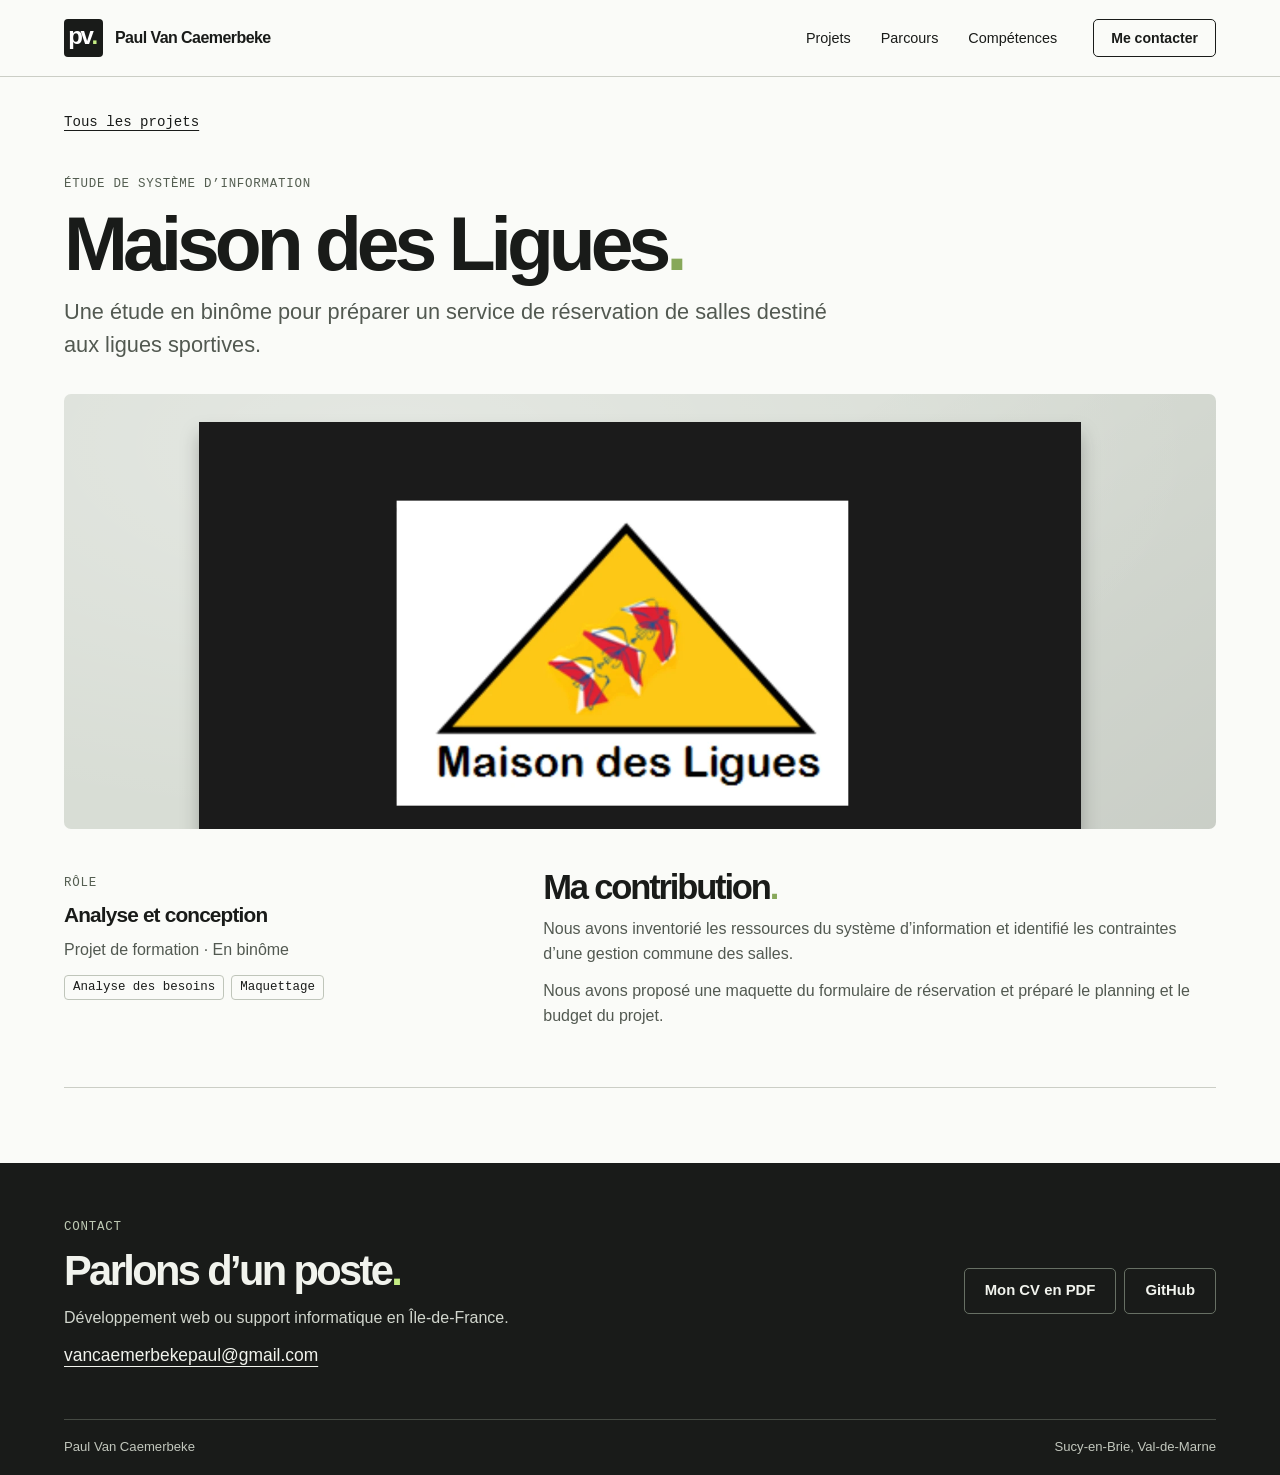
<file: pages/Maison_des_Ligues.html>
<!doctype html>
<html lang="fr">
<head>
<meta charset="utf-8">
<meta name="viewport" content="width=device-width,initial-scale=1">
<meta name="theme-color" content="#f9faf7">
<title>Maison des Ligues | Paul Van Caemerbeke</title>
<meta name="description" content="Une étude en binôme pour préparer un service de réservation de salles destiné aux ligues sportives.">
<link rel="icon" href="../assets/icon.png">
<link rel="stylesheet" href="../assets/site.css?v=clair5">
<script src="../assets/site.js" defer></script>
</head>
<body>
<a class="skip" href="#main">Aller au contenu</a><header><div class="shell nav">
<a href="../index.html#top" class="brand" aria-label="Paul Van Caemerbeke, accueil"><span class="mark">pv<span>.</span></span><span>Paul Van Caemerbeke</span></a><nav aria-label="Navigation principale"><a href="../index.html#projects">Projets</a><a href="../index.html#parcours">Parcours</a><a href="../index.html#competences">Compétences</a></nav><a class="contactbtn" href="../index.html#contact">Me contacter</a>
</div></header><main class="shell case" id="main"><a class="back" href="../index.html#projects">Tous les projets</a><div class="casehead">
<div class="over">Étude de système d’information</div>
<h1>Maison des Ligues<span>.</span>
</h1>
<p>Une étude en binôme pour préparer un service de réservation de salles destiné aux ligues sportives.</p>
</div>
<div class="media screen style-ligues"><img loading="lazy" src="../assets/ligues.webp" alt="Visuel du projet Maison des Ligues de Lorraine"></div>
<div class="casecontent">
<div>
<span class="over">Rôle</span><h3>Analyse et conception</h3>
<p>Projet de formation · En binôme</p>
<div class="tags">
<span>Analyse des besoins</span><span>Maquettage</span>
</div>
</div>
<div>
<h2>Ma contribution<span>.</span>
</h2>
<p>Nous avons inventorié les ressources du système d’information et identifié les contraintes d’une gestion commune des salles.</p>
<p>Nous avons proposé une maquette du formulaire de réservation et préparé le planning et le budget du projet.</p>
<div class="actions"></div>
</div>
</div></main><footer id="contact"><div class="shell foot">
<div>
<span class="over">Contact</span><h2>Parlons d’un poste<span>.</span>
</h2>
<p>Développement web ou support informatique en Île-de-France.</p>
<a class="email" href="mailto:vancaemerbekepaul@gmail.com">vancaemerbekepaul@gmail.com</a>
</div>
<div class="footlinks">
<a class="btn on-dark" href="../pdf/CV_PAUL_VAN_CAEMERBEKE_2026.pdf">Mon CV en PDF</a><a class="btn on-dark" href="https://github.com/Paulhd334">GitHub</a>
</div>
</div>
<div class="shell credit">
<span>Paul Van Caemerbeke</span><span>Sucy-en-Brie, Val-de-Marne</span>
</div></footer>
</body>
</html>
</file>
<file: assets/site.css>
:root {
  --paper:#fafbf8;
  --ink:#191b19;
  --muted:#525951;
  --line:#cbcec6;
  --lime:#c5ed84;
  --green:#456724;
  --mono:'IBM Plex Mono','Courier New',monospace;
  --sans:'DM Sans','Helvetica Neue',Arial,sans-serif;
}
* {
  box-sizing:border-box;
}
html {
  scroll-behavior:smooth;
  scroll-padding-top:1rem;
}
body {
  margin:0;
  background:var(--paper);
  color:var(--ink);
  font:1rem/1.55 var(--sans);
  -webkit-font-smoothing:antialiased;
}
a {
  color:inherit;
  text-decoration:none;
}
button {
  font:inherit;
  cursor:pointer;
}
img {
  max-width:100%;
  display:block;
}
h1,h2,h3,p,figure {
  margin:0;
}
[hidden] {
  display:none!important;
}
:focus-visible {
  outline:3px solid #628735;
  outline-offset:4px;
}
.shell {
  width:min(1312px,90%);
  margin-inline:auto;
}
.skip,.sr {
  position:absolute;
  width:1px;
  height:1px;
  overflow:hidden;
  clip-path:inset(50%);
}
.skip:focus {
  clip-path:none;
  width:auto;
  height:auto;
  padding:10px;
  background:white;
  z-index:3;
}
header {
  border-bottom:1px solid var(--line);
}
.nav {
  height:76px;
  display:flex;
  align-items:center;
  gap:36px;
}
.brand {
  display:flex;
  align-items:center;
  gap:12px;
  font-weight:700;
  letter-spacing:-.035em;
}
.mark {
  width:39px;
  height:38px;
  background:var(--ink);
  color:white;
  display:inline-flex;
  align-items:center;
  justify-content:center;
  font-size:24px;
  line-height:1;
  letter-spacing:-.10em;
  font-weight:700;
  padding:0 3px 5px 0;
  border-radius:4px;
}
.mark span,.foot h2 span {
  color:var(--lime);
}
nav {
  display:flex;
  gap:30px;
  margin-left:auto;
  font-size:.9rem;
}
nav a,.underline,.email {
  text-underline-offset:5px;
}
nav a:hover,.underline:hover,.email:hover,.card h3 a:hover {
  text-decoration:underline;
}
.contactbtn,.btn {
  display:inline-flex;
  justify-content:center;
  align-items:center;
  font-weight:600;
  border:1px solid var(--line);
  border-radius:5px;
  transition:background .18s,color .18s,border-color .18s;
  line-height:1.2;
}
.contactbtn {
  font-size:.88rem;
  padding:10px 17px;
  border-color:var(--ink);
}
.btn {
  min-height:46px;
  padding:12px 20px;
  font-size:.93rem;
}
.btn:hover,.contactbtn:hover {
  background:#e4ebdb;
  border-color:var(--ink);
}
.primary {
  background:var(--ink);
  border-color:var(--ink);
  color:white;
}
.primary:hover {
  background:#374036;
}
.hero {
  display:grid;
  grid-template-columns:1.1fr 1fr;
  gap:5%;
  align-items:center;
  padding-block:clamp(40px,4.2vw,68px);
  min-height:475px;
}
.availability {
  display:inline-flex;
  align-items:center;
  gap:9px;
  color:#34472c;
  font-family:var(--mono);
  font-size:.79rem;
  font-weight:600;
  background:#e9f1de;
  border:1px solid #cddbbf;
  border-radius:100px;
  padding:4px 12px;
}
.availability i {
  width:7px;
  height:7px;
  border-radius:50%;
  background:#64893c;
}
h1,h2,h3 {
  line-height:1.06;
}
.intro h1 {
  font-size:clamp(3.8rem,6.4vw,6.6rem);
  line-height:.93;
  letter-spacing:-.078em;
  font-weight:650;
  margin:22px 0 20px;
}
.period,.casehead h1 span,h2 span {
  color:#87a85a;
}
.role {
  font-size:clamp(1.03rem,1.45vw,1.35rem);
  font-weight:600;
  letter-spacing:-.035em;
}
.bio {
  max-width:510px;
  margin:10px 0 22px;
  color:var(--muted);
  line-height:1.55;
}
.actions {
  display:flex;
  flex-wrap:wrap;
  gap:10px;
}








.works {
  background:#f0f2ed;
  border-block:1px solid var(--line);
  padding:46px 0 70px;
}
.works-head {
  display:flex;
  align-items:center;
  justify-content:space-between;
  gap:18px;
  margin-bottom:26px;
}
h2 {
  font-size:clamp(2rem,3.25vw,3.3rem);
  font-weight:600;
  letter-spacing:-.063em;
}
.filters {
  display:flex;
  gap:4px;
  flex-wrap:wrap;
}
.filters button {
  border:1px solid transparent;
  border-radius:30px;
  background:transparent;
  padding:6px 13px;
  font-size:.875rem;
  color:#444b43;
}
.filters button:hover {
  border-color:#9b9f96;
}
.filters button[aria-pressed=true] {
  background:var(--ink);
  color:#fff;
  border-color:var(--ink);
}
.grid {
  display:grid;
  grid-template-columns:repeat(2,minmax(0,1fr));
  gap:34px 25px;
}
.card {
  min-width:0;
}
.cover {
  display:block;
  overflow:hidden;
  border-radius:7px;
}
.media {
  position:relative;
  overflow:hidden;
  aspect-ratio:1.98;
  border-radius:7px;
  isolation:isolate;
}
.screen {
  background:#cbd2c5;
  display:grid;
  place-items:center;
  background-image:radial-gradient(ellipse at 28% 12%,#ffffff50,transparent 70%),linear-gradient(145deg,transparent 45%,#0001);
}
.screen img {
  width:85%;
  height:79%;
  object-fit:contain;
  filter:drop-shadow(0 12px 9px #1114);
  transition:transform .3s;
}
.card .cover:hover img {
  transform:scale(1.035);
}
.style-alpines img {
  height:auto;
  max-height:86%;
  object-fit:contain;
  transform:perspective(900px) rotateY(-5deg) rotateX(5deg) rotateZ(-2deg);
}
.card .cover:hover .style-alpines img {
  transform:perspective(900px) rotateY(-2deg) rotateZ(-1deg) scale(1.025);
}
.style-etoile {
  background-color:#dfd8d0;
}
.style-armoni {
  background-color:#d6d4c8;
}
.style-stock {
  background-color:#bfcbca;
}
.style-ligues {
  background-color:#d8ddd5;
}









.cardbody {
  padding:15px 2px 4px;
}
.cardtype,.over,.year {
  font:500 .78rem/1.4 var(--mono);
  letter-spacing:.06em;
  text-transform:uppercase;
  color:#545e51;
}
.card h3 {
  font-size:clamp(1.45rem,2.2vw,2.1rem);
  letter-spacing:-.055em;
  margin:7px 0;
}
.card p,.skillrow p,.rows p,.casecontent p,.watch p {
  color:var(--muted);
}
.card p {
  max-width:57ch;
}
.tags {
  display:flex;
  flex-wrap:wrap;
  gap:7px;
  margin-top:13px;
}
.tags span {
  border:1px solid #bfc5ba;
  border-radius:4px;
  padding:2px 8px;
  font:500 .78rem/1.5 var(--mono);
}
.split,.casecontent {
  display:grid;
  grid-template-columns:0.8fr 1.35fr;
  gap:7%;
  padding-block:68px;
}
.split h2 {
  margin-top:12px;
}
.rows article {
  display:grid;
  grid-template-columns:104px 1fr;
  gap:16px;
}
.rows article,.skillrow {
  padding:20px 0;
  border-top:1px solid var(--line);
}
.rows b {
  font-size:.87rem;
  font-weight:500;
}
.rows h3,.skillrow h3,.casecontent h3 {
  font-size:1.3rem;
  letter-spacing:-.04em;
  margin:0 0 5px;
}
.rows p,.skillrow p {
  margin-top:8px;
}
.skills {
  background:#f0f2ed;
  border-top:1px solid var(--line);
}
.underline {
  text-decoration:underline;
  font-weight:600;
}
.skills .underline {
  display:inline-block;
  margin-top:10px;
}
footer {
  background:var(--ink);
  color:#f1f3ed;
}
.foot {
  display:flex;
  align-items:center;
  justify-content:space-between;
  gap:25px;
  padding-block:50px;
}
.foot .over {
  color:#becab4;
}
.foot h2 {
  margin:12px 0;
}
.foot p {
  color:#d1d6cd;
}
.email {
  display:inline-block;
  margin-top:12px;
  text-decoration:underline;
  font-size:1.09rem;
}
.footlinks {
  display:flex;
  gap:8px;
}
.on-dark {
  border-color:#677064;
}
.on-dark:hover {
  color:var(--ink);
}
.credit {
  border-top:1px solid #454a43;
  color:#c2c7bd;
  font-size:.82rem;
  display:flex;
  justify-content:space-between;
  padding-block:17px;
}
.case {
  padding-block:32px 75px;
}
.back {
  font:500 .88rem var(--mono);
  text-decoration:underline;
  text-underline-offset:4px;
}
.casehead {
  padding-block:42px 32px;
}
.casehead h1 {
  font-size:clamp(2.4rem,6vw,6rem);
  overflow-wrap:anywhere;
  letter-spacing:-.065em;
  margin:10px 0;
}
.casehead p {
  font-size:clamp(1.07rem,1.7vw,1.45rem);
  max-width:65ch;
  color:var(--muted);
}
.case>.media {
  max-height:540px;
  aspect-ratio:2.65;
}
.case>.screen img {
  height:90%;
  max-width:93%;
  object-fit:contain;
}

.casecontent {
  border-bottom:1px solid var(--line);
  padding-block:40px;
}
.casecontent p {
  margin:12px 0;
}
.casecontent h3 {
  margin-top:10px;
}
.casecontent h2,.gallery h2,.docgrid h2,.watch h2 {
  font-size:clamp(1.5rem,2.7vw,2.4rem);
}
.casecontent .actions {
  margin-top:18px;
}
.gallery,.watch {
  padding-top:40px;
}
.gallery>div,.docgrid {
  display:grid;
  grid-template-columns:repeat(2,minmax(0,1fr));
  gap:25px;
  margin-top:23px;
}
.gallery img {
  width:100%;
  border:1px solid var(--line);
  border-radius:5px;
}
.gallery figcaption {
  font-size:.9rem;
  color:var(--muted);
  padding:7px 0;
}
.doclist {
  padding:0;
  list-style:none;
}
.doclist li {
  border-top:1px solid var(--line);
}
.doclist a {
  display:flex;
  justify-content:space-between;
  gap:8px;
  padding:12px 0;
}
.doclist a:hover {
  text-decoration:underline;
}
.doclist span {
  font:500 .8rem/1.6 var(--mono);
  color:var(--green);
}
.watch p {
  max-width:69ch;
  margin-top:10px;
}
@media(max-width:900px) {
  .nav {
    gap:19px;
  }
  nav {
    gap:16px;
  }
  .hero {
    gap:1.5%;
  }
  .hero h1 {
    font-size:clamp(3.2rem,7vw,4.9rem);
  }
  .works-head {
    align-items:flex-start;
  }

  .footlinks {
    flex-wrap:wrap;
  }
  .rows article {
    grid-template-columns:84px 1fr;
  }
  .split {
    gap:4%;
  }
}
@media(max-width:680px) {
  .shell {
    width:90%;
  }
  .nav {
    height:auto;
    min-height:62px;
    flex-wrap:wrap;
    gap:0;
    justify-content:space-between;
    padding-top:10px;
  }
  .brand {
    font-size:.91rem;
    gap:7px;
  }
  .mark {
    width:31px;
    height:31px;
    font-size:21px;
  }
  nav {
    order:3;
    width:100%;
    margin:6px 0 0;
    gap:21px;
  }
  nav a {
    padding:6px 0 9px;
  }
  .contactbtn {
    font-size:.79rem;
    padding:8px 10px;
  }
  .hero {
    grid-template-columns:1fr;
    padding-block:30px 18px;
    gap:20px;
  }
  .hero h1 {
    font-size:clamp(3.35rem,12.5vw,5rem);
    margin:18px 0 14px;
  }
  .bio {
    margin:8px 0 16px;
  }

  .works {
    padding-block:29px 40px;
  }
  .works-head {
    display:block;
    margin-bottom:16px;
  }
  .filters {
    margin-top:15px;
    gap:1px;
  }
  .filters button {
    font-size:.84rem;
    padding:6px 11px;
  }
  .grid {
    grid-template-columns:1fr;
    gap:28px;
  }

  .split,.casecontent,.gallery>div,.docgrid {
    grid-template-columns:1fr;
    gap:20px;
  }
  .split {
    padding-block:38px;
  }
  .rows article {
    grid-template-columns:76px 1fr;
    gap:9px;
  }
  .foot {
    display:block;
    padding-block:30px;
  }
  .footlinks {
    margin-top:22px;
  }
  .credit {
    gap:16px;
    flex-wrap:wrap;
  }
  .casehead {
    padding-block:24px;
  }
  .case>.media {
    aspect-ratio:1.8;
  }
  .case {
    padding-block:22px 40px;
  }
  .email {
    overflow-wrap:anywhere;
  }
  .casecontent .actions {
    gap:6px;
  }
}
@media(prefers-reduced-motion:reduce) {
  html {
    scroll-behavior:auto;
  }
  *,*::before,*::after {
    transition:none!important;
  }
}
.watch details {
  max-width:780px;
  border-top:1px solid var(--line);
  padding:14px 0;
}
.watch>p {
  margin-bottom:20px;
}
.watch summary {
  font-weight:600;
  cursor:pointer;
}
.watch figure {
  margin-top:15px;
  max-width:480px;
}

.hero-profile {
  grid-template-columns: minmax(0, 1.15fr) minmax(0, .85fr);
  gap: 7%;
  min-height: 0;
  padding-block: clamp(52px, 6.3vw, 94px);
}
.hero-profile .intro h1 { margin-bottom: 0; }
.hero-summary {
  align-self: center;
  border-left: 1px solid var(--line);
  padding: 12px 0 12px clamp(22px, 3vw, 45px);
}
.hero-summary .role {
  max-width: 25ch;
  font-size: clamp(1.4rem, 2.25vw, 2rem);
  line-height: 1.15;
}
.hero-summary .bio { margin-block: 14px 20px; }
@media (max-width: 680px) {
  .hero-profile {
    grid-template-columns: 1fr;
    padding-block: 32px;
    gap: 20px;
  }
  .hero-summary { border: 0; padding: 0; }
}
</file>
